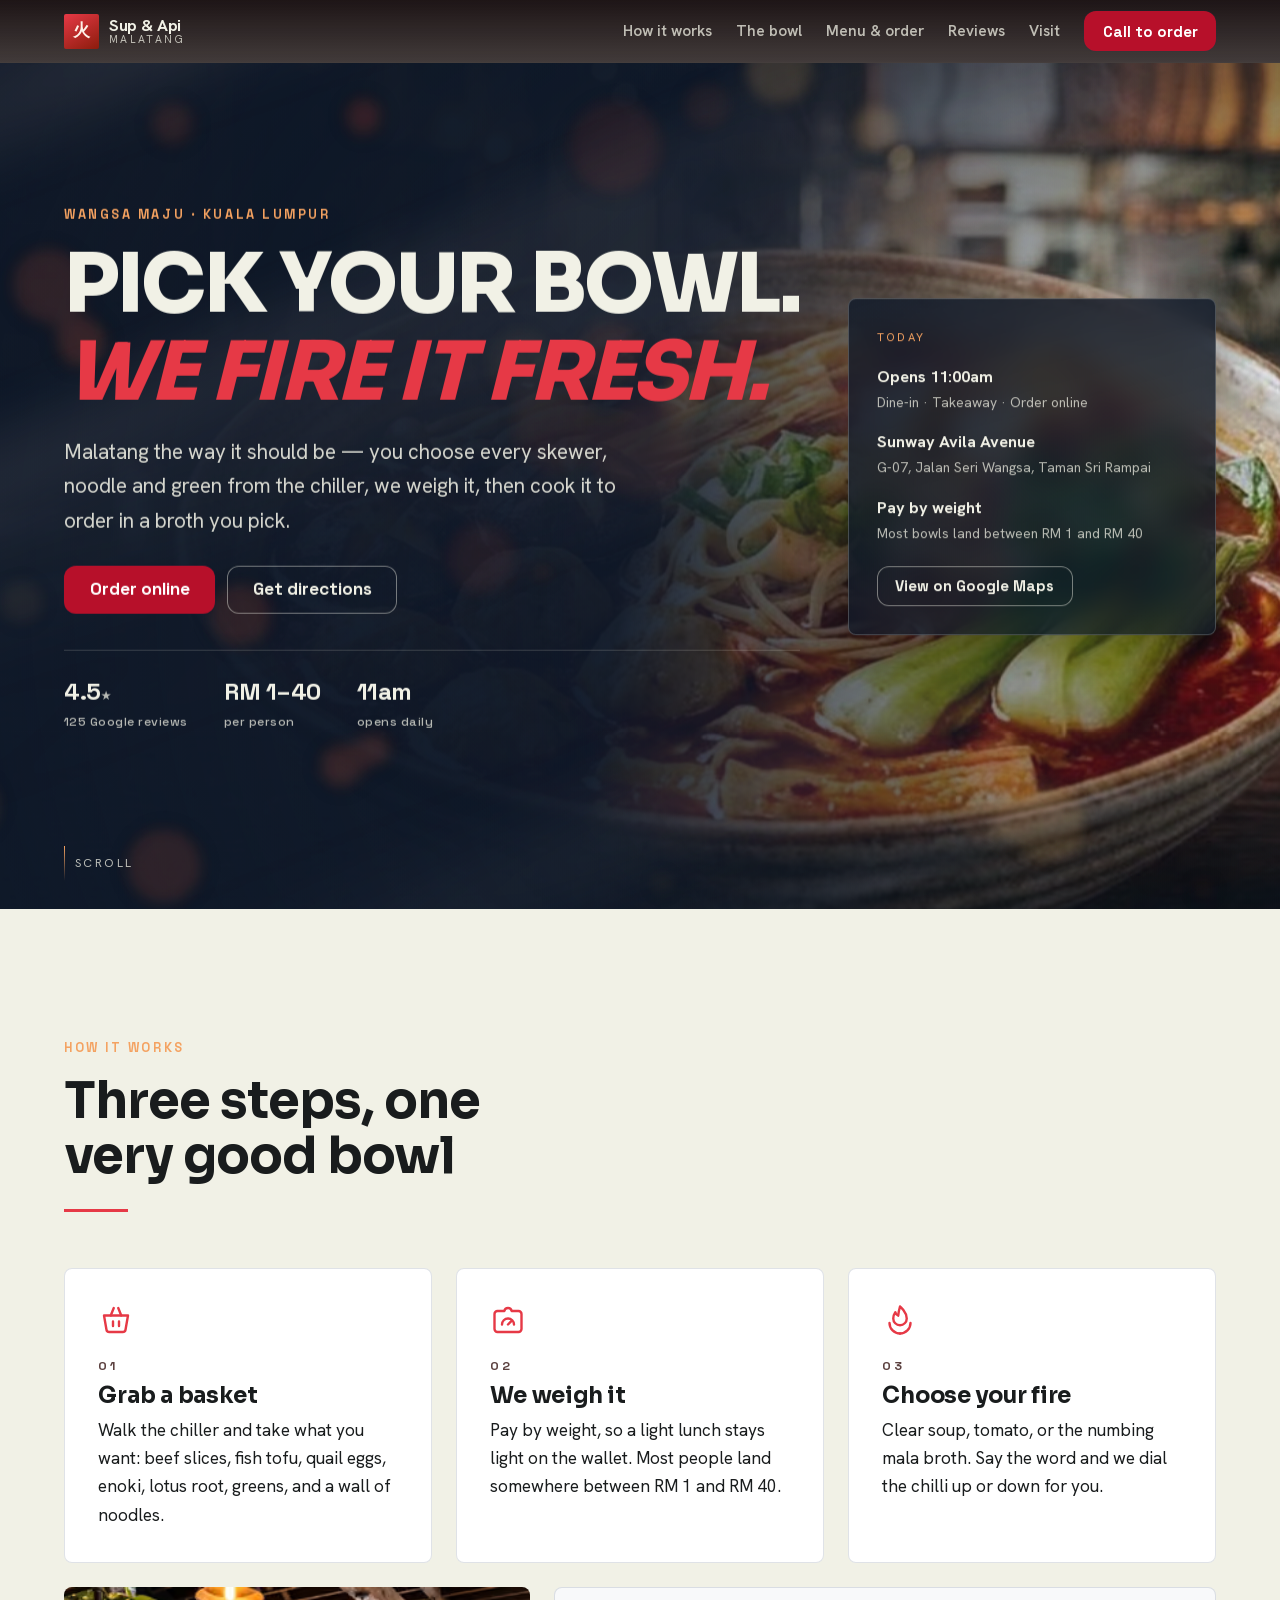
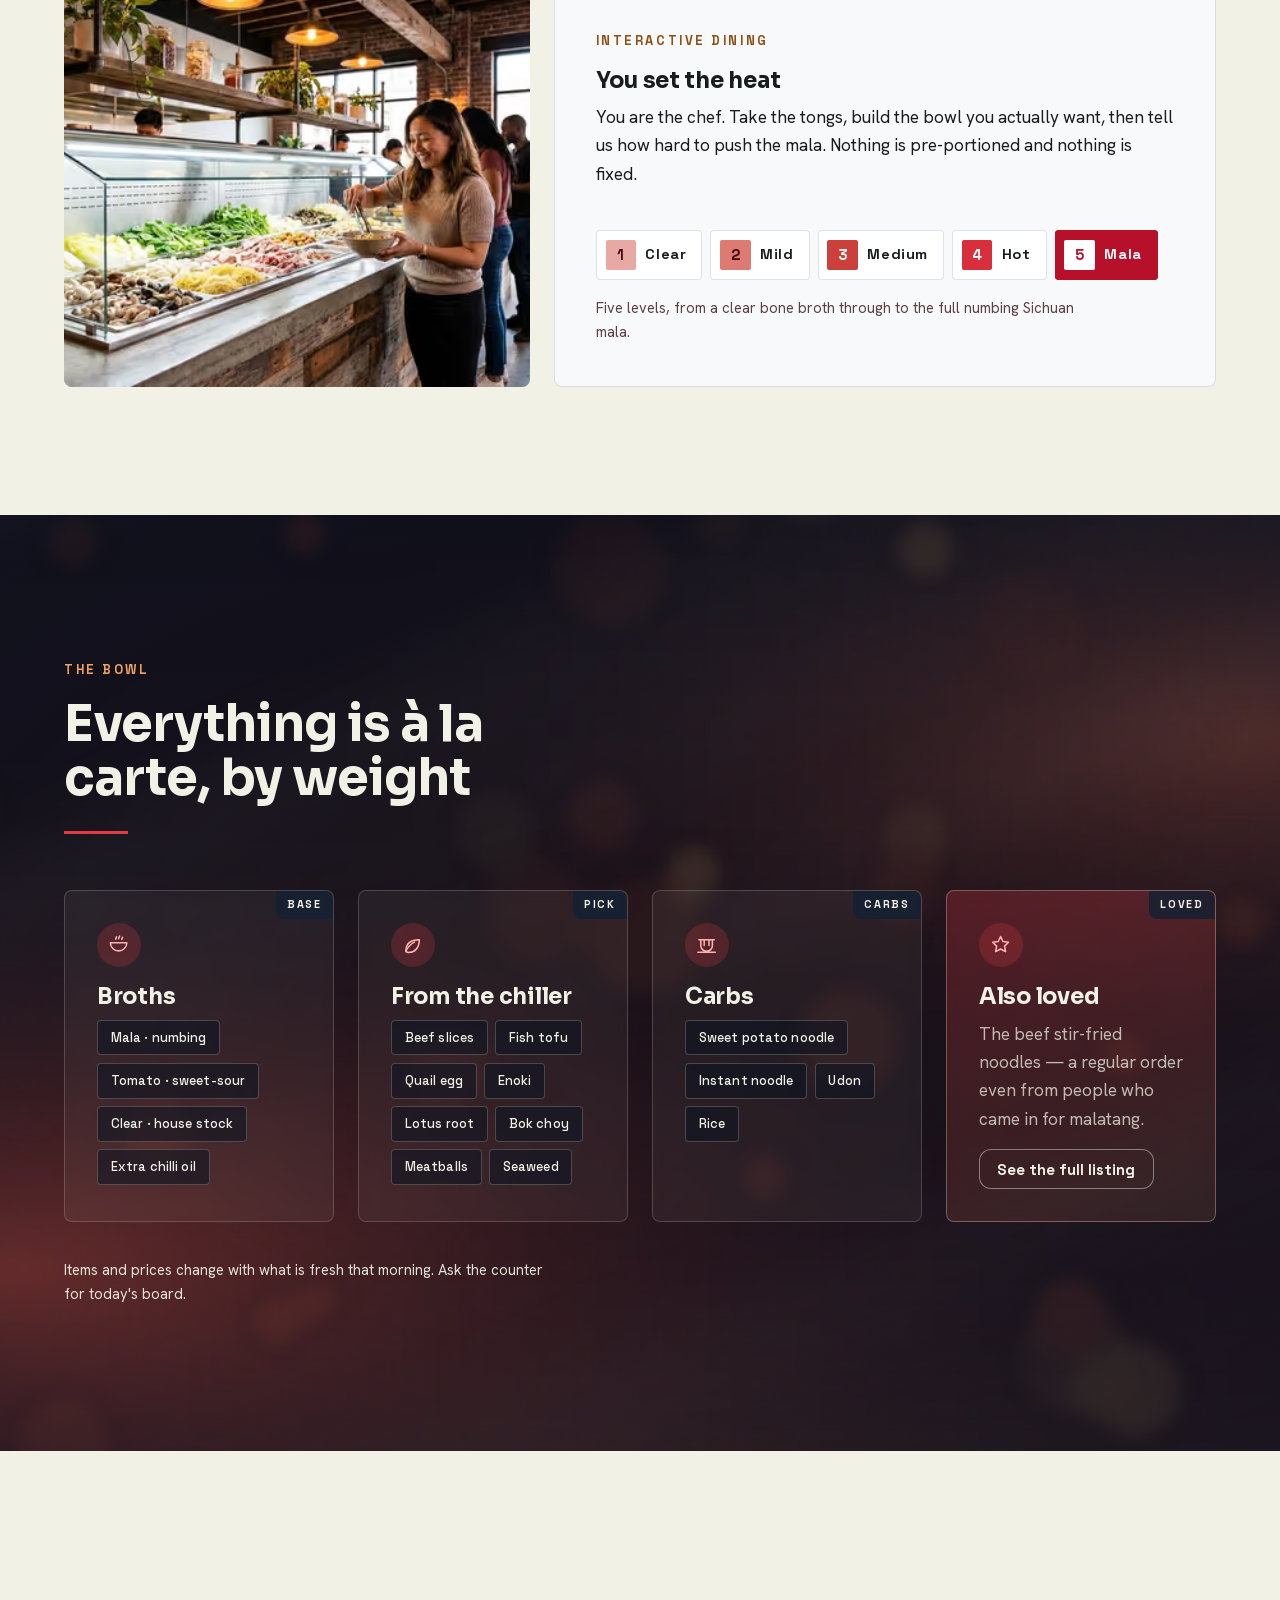
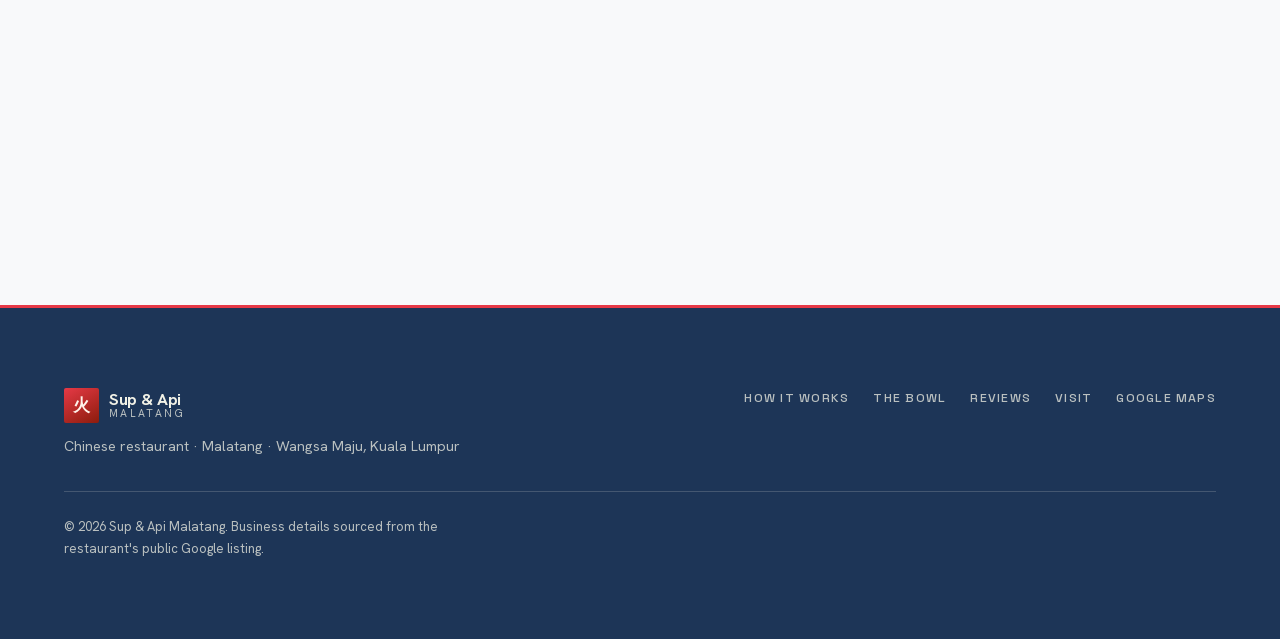
<file: index.html>
<!DOCTYPE html>
<html lang="en" class="no-js">
<head>
<meta charset="utf-8">
<meta name="viewport" content="width=device-width, initial-scale=1, viewport-fit=cover">
<title>Sup &amp; Api Malatang — Halal-friendly Chinese Malatang in Wangsa Maju, KL</title>
<meta name="description" content="Sup &amp; Api Malatang in Taman Sri Rampai, Wangsa Maju. Pick your own ingredients, we fire them fresh in your choice of broth. Rated 4.5★ from 125 Google reviews, RM 1–40 per person. Dine-in and takeaway, open daily from 11am.">
<link rel="canonical" href="https://supmalatang.vercel.app/">
<meta name="theme-color" content="#1d3557">
<meta name="robots" content="index, follow, max-image-preview:large, max-snippet:-1">
<meta name="author" content="Sup &amp; Api Malatang">
<meta name="geo.region" content="MY-14">
<meta name="geo.placename" content="Taman Sri Rampai, Kuala Lumpur">
<meta name="geo.position" content="3.19306;101.73781">
<meta name="ICBM" content="3.19306, 101.73781">

<meta property="og:type" content="restaurant.restaurant">
<meta property="og:site_name" content="Sup &amp; Api Malatang">
<meta property="og:locale" content="en_MY">
<meta property="og:title" content="Sup &amp; Api Malatang — Pick your bowl. We fire it fresh.">
<meta property="og:description" content="Build-your-own malatang in Wangsa Maju, Kuala Lumpur. 4.5★ from 125 Google reviews · RM 1–40 per person · Dine-in &amp; takeaway.">
<meta property="og:url" content="https://supmalatang.vercel.app/">
<meta property="og:image" content="https://supmalatang.vercel.app/assets/img/og.jpg">
<meta property="og:image:secure_url" content="https://supmalatang.vercel.app/assets/img/og.jpg">
<meta property="og:image:type" content="image/jpeg">
<meta property="og:image:width" content="1200">
<meta property="og:image:height" content="630">
<meta property="og:image:alt" content="Sup &amp; Api Malatang — Wangsa Maju, Kuala Lumpur">
<meta name="twitter:card" content="summary_large_image">
<meta name="twitter:title" content="Sup &amp; Api Malatang — Pick your bowl. We fire it fresh.">
<meta name="twitter:description" content="Build-your-own malatang in Wangsa Maju, Kuala Lumpur. 4.5★ · RM 1–40 per person.">
<meta name="twitter:image" content="https://supmalatang.vercel.app/assets/img/og.jpg">
<meta name="twitter:image:alt" content="Sup &amp; Api Malatang — Wangsa Maju, Kuala Lumpur">

<link rel="icon" href="assets/img/favicon.svg" type="image/svg+xml">
<link rel="apple-touch-icon" href="assets/img/apple-touch-icon.png">
<link rel="manifest" href="site.webmanifest">
<link rel="preload" as="image" fetchpriority="high"
        href="assets/img/hero/hero-1152.avif"
        imagesrcset="assets/img/hero/hero-768.avif 768w,
                     assets/img/hero/hero-1152.avif 1152w,
                     assets/img/hero/hero-1376.avif 1376w" imagesizes="100vw">
  <link rel="preload" href="assets/fonts/sora-var.woff2" as="font" type="font/woff2" crossorigin>
  <link rel="preload" href="assets/fonts/hanken-grotesk-var.woff2" as="font" type="font/woff2" crossorigin>
  <link rel="stylesheet" href="assets/css/site.css?v=9e3e3ae1">
<script>document.documentElement.classList.replace('no-js','js');</script>
</head>
<body>
<a class="skip-link" href="#main">Skip to main content</a>

<header class="site-head" id="top">
  <a class="brand" href="#top" aria-label="Sup and Api Malatang, home">
    <span class="brand__mark" aria-hidden="true">火</span>
    <span class="brand__text"><b>Sup&nbsp;&amp;&nbsp;Api</b><span>Malatang</span></span>
  </a>
  <nav class="site-nav" aria-label="Primary">
    <a href="#how">How it works</a>
    <a href="#menu">The bowl</a>
      <a href="/menu">Menu &amp; order</a>
    <a href="#reviews">Reviews</a>
    <a href="#visit">Visit</a>
  </nav>
  <div class="head-actions">
    <a class="btn btn--filled btn--sm" href="tel:+60136080971">Call to order</a>
  </div>
</header>

<main id="main">

  <!-- ── Hero: three parallax depths over a looping ambient plate ── -->
  <section class="hero" id="hero" data-parallax-scene>
    <div class="hero__media" data-parallax-layer data-depth="0.10" aria-hidden="true">
      <picture>
        <!-- Art direction: phones get a portrait crop centred on the bowl, so the
             food reads as food instead of an over-zoomed slice of a wide frame. -->
        <source type="image/avif" media="(max-width: 47rem)" sizes="100vw"
                srcset="assets/img/hero/hero-p-420.avif 420w,
                        assets/img/hero/hero-p-640.avif 640w,
                        assets/img/hero/hero-p-840.avif 840w">
        <source type="image/webp" media="(max-width: 47rem)" sizes="100vw"
                srcset="assets/img/hero/hero-p-420.webp 420w,
                        assets/img/hero/hero-p-640.webp 640w,
                        assets/img/hero/hero-p-840.webp 840w">
        <source type="image/avif" sizes="100vw"
                srcset="assets/img/hero/hero-768.avif 768w,
                        assets/img/hero/hero-1152.avif 1152w,
                        assets/img/hero/hero-1376.avif 1376w">
        <source type="image/webp" sizes="100vw"
                srcset="assets/img/hero/hero-768.webp 768w,
                        assets/img/hero/hero-1152.webp 1152w,
                        assets/img/hero/hero-1376.webp 1376w">
        <img class="hero__img" src="assets/img/hero/hero-1152.jpg" alt=""
             width="1376" height="768" fetchpriority="high" decoding="sync">
      </picture>
      <span class="hero__scrim"></span>
    </div>
    <div class="hero__spice" data-parallax-layer data-depth="0.26" aria-hidden="true"></div>
    <div class="hero__steam" data-parallax-layer data-depth="0.46" aria-hidden="true"></div>

    <div class="hero__inner" data-parallax-layer data-depth="-0.08">
      <p class="eyebrow">Wangsa Maju · Kuala Lumpur</p>
      <h1 class="hero__title">Pick your bowl.<br><em>We fire it fresh.</em></h1>
      <p class="hero__lede">Malatang the way it should be — you choose every skewer, noodle and
        green from the chiller, we weigh it, then cook it to order in a broth you pick.</p>
      <div class="cta-row">
        <a class="btn btn--filled" href="/menu#order">Order online</a>
        <a class="btn btn--tonal" href="https://maps.app.goo.gl/9yixVFVDJVkm1ZBU8"
           target="_blank" rel="noopener">Get directions</a>
      </div>
      <ul class="stat-row">
        <li><b>4.5<span aria-hidden="true">★</span></b><span>125 Google reviews</span></li>
        <li><b>RM 1–40</b><span>per person</span></li>
        <li><b>11am</b><span>opens daily</span></li>
      </ul>
    </div>
    <aside class="hero__card" data-parallax-layer data-depth="-0.18">
      <p class="hero__card-label">Today</p>
      <p class="hero__card-line"><b>Opens 11:00am</b><span>Dine-in · Takeaway · Order online</span></p>
      <p class="hero__card-line"><b>Sunway Avila Avenue</b><span>G-07, Jalan Seri Wangsa, Taman Sri Rampai</span></p>
      <p class="hero__card-line"><b>Pay by weight</b><span>Most bowls land between RM 1 and RM 40</span></p>
      <a class="btn btn--tonal btn--sm" href="https://maps.app.goo.gl/9yixVFVDJVkm1ZBU8"
         target="_blank" rel="noopener">View on Google Maps</a>
    </aside>
    <a class="hero__scroll" href="#how"><span aria-hidden="true"></span>Scroll</a>
  </section>

  <!-- ── How it works ── -->
  <section class="section" id="how">
    <div class="section__head">
      <p class="eyebrow">How it works</p>
      <h2>Three steps, one very good bowl</h2>
      <span class="rule" aria-hidden="true"></span>
    </div>

    <div class="bento">
      <ol class="bento__steps">
        <li class="tile reveal" style="--i:0">
          <span class="tile__icon" aria-hidden="true">
            <svg viewBox="0 0 24 24" fill="none" stroke="currentColor" stroke-width="1.6"
                 stroke-linecap="round" stroke-linejoin="round">
              <path d="M4 9h16l-1.6 9.2a2 2 0 0 1-2 1.8H7.6a2 2 0 0 1-2-1.8Z"/>
              <path d="m8.5 9 2-5M15.5 9l-2-5"/><path d="M10 13v3M14 13v3"/>
            </svg>
          </span>
          <span class="tile__num">01</span>
          <h3>Grab a basket</h3>
          <p>Walk the chiller and take what you want: beef slices, fish tofu, quail eggs,
            enoki, lotus root, greens, and a wall of noodles.</p>
        </li>
        <li class="tile reveal" style="--i:1">
          <span class="tile__icon" aria-hidden="true">
            <svg viewBox="0 0 24 24" fill="none" stroke="currentColor" stroke-width="1.6"
                 stroke-linecap="round" stroke-linejoin="round">
              <path d="M12 4a2.5 2.5 0 0 1 2.45 2H19a2 2 0 0 1 2 2v10a2 2 0 0 1-2 2H5a2 2 0 0 1-2-2V8a2 2 0 0 1 2-2h4.55A2.5 2.5 0 0 1 12 4Z"/>
              <path d="M8 15a4 4 0 0 1 8 0"/><path d="m12 15 2.4-2.4"/>
            </svg>
          </span>
          <span class="tile__num">02</span>
          <h3>We weigh it</h3>
          <p>Pay by weight, so a light lunch stays light on the wallet. Most people land
            somewhere between RM 1 and RM 40.</p>
        </li>
        <li class="tile reveal" style="--i:2">
          <span class="tile__icon" aria-hidden="true">
            <svg viewBox="0 0 24 24" fill="none" stroke="currentColor" stroke-width="1.6"
                 stroke-linecap="round" stroke-linejoin="round">
              <path d="M12 3s4.5 3.6 4.5 8a4.5 4.5 0 0 1-9 0c0-1.6.6-3 1.4-4.2.3 1.2 1 2 1.9 2.3C11 7.5 11.4 5 12 3Z"/>
              <path d="M12 21a7 7 0 0 0 7-7"/><path d="M12 21a7 7 0 0 1-7-7"/>
            </svg>
          </span>
          <span class="tile__num">03</span>
          <h3>Choose your fire</h3>
          <p>Clear soup, tomato, or the numbing mala broth. Say the word and we dial the
            chilli up or down for you.</p>
        </li>
      </ol>

      <figure class="bento__media reveal" style="--i:3">
        <picture>
          <source type="image/avif" sizes="(min-width: 62rem) 42vw, 92vw"
                  srcset="assets/img/how/counter-560.avif 560w,
                          assets/img/how/counter-840.avif 840w,
                          assets/img/how/counter-1120.avif 1120w">
          <source type="image/webp" sizes="(min-width: 62rem) 42vw, 92vw"
                  srcset="assets/img/how/counter-560.webp 560w,
                          assets/img/how/counter-840.webp 840w,
                          assets/img/how/counter-1120.webp 1120w">
          <img src="assets/img/how/counter-840.jpg" width="1376" height="768" loading="lazy"
               decoding="async"
               alt="A customer at the Sup &amp; Api ingredient counter, holding a bowl and picking
                    from trays of greens, mushrooms, noodles and sliced meats behind glass.">
        </picture>
      </figure>

      <div class="bento__control reveal" style="--i:4">
        <p class="eyebrow eyebrow--gold">Interactive dining</p>
        <h3>You set the heat</h3>
        <p>You are the chef. Take the tongs, build the bowl you actually want, then tell us
          how hard to push the mala. Nothing is pre-portioned and nothing is fixed.</p>

        <ul class="heat" role="list">
          <li class="heat__step"><span class="heat__chilis" aria-hidden="true">1</span>
            <span class="heat__name">Clear</span></li>
          <li class="heat__step"><span class="heat__chilis" aria-hidden="true">2</span>
            <span class="heat__name">Mild</span></li>
          <li class="heat__step"><span class="heat__chilis" aria-hidden="true">3</span>
            <span class="heat__name">Medium</span></li>
          <li class="heat__step"><span class="heat__chilis" aria-hidden="true">4</span>
            <span class="heat__name">Hot</span></li>
          <li class="heat__step heat__step--max"><span class="heat__chilis" aria-hidden="true">5</span>
            <span class="heat__name">Mala</span></li>
        </ul>
        <p class="heat__note">Five levels, from a clear bone broth through to the full
          numbing Sichuan mala.</p>
      </div>
    </div>
  </section>

  <!-- ── Parallax band: layered depth plates ── -->
  <section class="band" id="menu" data-parallax-scene aria-labelledby="menu-title">
    <div class="band__back" data-parallax-layer data-depth="0.14" aria-hidden="true"></div>
    <div class="band__mid" data-parallax-layer data-depth="0.32" aria-hidden="true"></div>
    <div class="band__front" data-parallax-layer data-depth="0.55" aria-hidden="true"></div>
    <div class="band__inner">
      <div class="section__head section__head--light">
        <p class="eyebrow">The bowl</p>
        <h2 id="menu-title">Everything is à la carte, by weight</h2>
        <span class="rule" aria-hidden="true"></span>
      </div>
      <div class="menu-grid">
        <article class="menu-card reveal" style="--i:0">
          <span class="menu-card__badge">Base</span>
          <span class="menu-card__icon" aria-hidden="true"><svg viewBox="0 0 24 24" fill="none" stroke="currentColor" stroke-width="1.6" stroke-linecap="round" stroke-linejoin="round"><path d="M3.5 10h17a8.5 8.5 0 0 1-8.5 8.5A8.5 8.5 0 0 1 3.5 10Z"/><path d="M9 6.5c0-1 .8-1.5.8-2.5M12 6c0-1.2 1-1.8 1-3M15.4 6.6c0-.9.6-1.4.6-2.3"/></svg></span>
          <h3>Broths</h3>
          <ul class="chips"><li>Mala · numbing</li><li>Tomato · sweet-sour</li><li>Clear · house stock</li><li>Extra chilli oil</li></ul>
        </article>
        <article class="menu-card reveal" style="--i:1">
          <span class="menu-card__badge">Pick</span>
          <span class="menu-card__icon" aria-hidden="true"><svg viewBox="0 0 24 24" fill="none" stroke="currentColor" stroke-width="1.6" stroke-linecap="round" stroke-linejoin="round"><path d="M5 19c0-7 4.2-12 14-12 0 8.5-5 13-10 13a4 4 0 0 1-4-1Z"/><path d="M5 19c2-4.5 5-7.5 9-9.5"/></svg></span>
          <h3>From the chiller</h3>
          <ul class="chips"><li>Beef slices</li><li>Fish tofu</li><li>Quail egg</li><li>Enoki</li><li>Lotus root</li><li>Bok choy</li><li>Meatballs</li><li>Seaweed</li></ul>
        </article>
        <article class="menu-card reveal" style="--i:2">
          <span class="menu-card__badge">Carbs</span>
          <span class="menu-card__icon" aria-hidden="true"><svg viewBox="0 0 24 24" fill="none" stroke="currentColor" stroke-width="1.6" stroke-linecap="round" stroke-linejoin="round"><path d="M4 7h16"/><path d="M6 7v6a6 6 0 0 0 12 0V7"/><path d="M9.5 7v6M14.5 7v6"/><path d="M3 20h18"/></svg></span>
          <h3>Carbs</h3>
          <ul class="chips"><li>Sweet potato noodle</li><li>Instant noodle</li><li>Udon</li><li>Rice</li></ul>
        </article>
        <article class="menu-card menu-card--accent reveal" style="--i:3">
          <span class="menu-card__badge">Loved</span>
          <span class="menu-card__icon" aria-hidden="true"><svg viewBox="0 0 24 24" fill="none" stroke="currentColor" stroke-width="1.6" stroke-linecap="round" stroke-linejoin="round"><path d="m12 3.6 2.5 5.2 5.7.8-4.1 4 1 5.7-5.1-2.7-5.1 2.7 1-5.7-4.1-4 5.7-.8Z"/></svg></span>
          <h3>Also loved</h3>
          <p>The beef stir-fried noodles — a regular order even from people who came in
            for malatang.</p>
          <a class="btn btn--tonal btn--sm" href="https://maps.app.goo.gl/9yixVFVDJVkm1ZBU8"
             target="_blank" rel="noopener">See the full listing</a>
        </article>
      </div>
      <p class="band__note">Items and prices change with what is fresh that morning.
        Ask the counter for today's board.</p>
    </div>
  </section>

  <!-- ── Reviews ── -->
  <section class="section" id="reviews">
    <div class="section__head">
      <p class="eyebrow">Reviews</p>
      <h2>4.5 out of 5, across 125 Google reviews</h2>
      <span class="rule" aria-hidden="true"></span>
    </div>
    <div class="rating reveal">
      <span class="rating__score">4.5</span>
      <span class="rating__stars" role="img" aria-label="Rated 4.5 out of 5">
        <span class="rating__fill" style="--pct:90%"></span>
      </span>
      <span class="rating__count">125 Google reviews</span>
    </div>
    <figure class="quote reveal" style="--i:1">
      <blockquote>
        <p>“A good halal Chinese spot I've found in KL. The Malatang is very nice with plenty
          of fresh ingredients to choose from. The beef stir-fried noodles are also very tasty
          and full of flavour. Prices are quite affordable. Definitely recommended.
          Will come back again!”</p>
      </blockquote>
      <figcaption>Google review · 5 months ago</figcaption>
    </figure>
    <p class="quote-note">Reviews are quoted from the restaurant's public Google listing.
      <a href="https://maps.app.goo.gl/9yixVFVDJVkm1ZBU8" target="_blank" rel="noopener">Read all
      125 reviews</a>.</p>
  </section>

  <!-- ── Visit ── -->
  <section class="section section--visit" id="visit">
    <div class="section__head">
      <p class="eyebrow">Visit</p>
      <h2>Find us in Sunway Avila Avenue</h2>
      <span class="rule" aria-hidden="true"></span>
    </div>
    <div class="visit-grid">
      <div class="visit-cards">
        <article class="place reveal">
          <h3>Sup &amp; Api Malatang</h3>
          <div class="place__row">
            <span class="place__icon" aria-hidden="true"><svg viewBox="0 0 24 24" fill="none" stroke="currentColor" stroke-width="1.7" stroke-linecap="round" stroke-linejoin="round"><path d="M12 21s7-5.6 7-11a7 7 0 1 0-14 0c0 5.4 7 11 7 11Z"/><circle cx="12" cy="10" r="2.6"/></svg></span>
            <address>
              G-07, Sunway Avila Avenue,<br>
              1, Jalan Seri Wangsa, Taman Sri Rampai,<br>
              Wangsa Maju, 53300 Kuala Lumpur,<br>
              Federal Territory of Kuala Lumpur, Malaysia
            </address>
          </div>
          <div class="place__row">
            <span class="place__icon" aria-hidden="true"><svg viewBox="0 0 24 24" fill="none" stroke="currentColor" stroke-width="1.7" stroke-linecap="round" stroke-linejoin="round"><circle cx="12" cy="12" r="8.5"/><path d="M12 7.5V12l3 1.8"/></svg></span>
            <span><b>Opens daily at 11:00am.</b><br>
              Closing time varies — the Google listing always has today's hours.</span>
          </div>
          <div class="place__row">
            <span class="place__icon" aria-hidden="true"><svg viewBox="0 0 24 24" fill="none" stroke="currentColor" stroke-width="1.7" stroke-linecap="round" stroke-linejoin="round"><path d="M6.5 3.5h3l1.5 4-2 1.5a12 12 0 0 0 6 6l1.5-2 4 1.5v3a2 2 0 0 1-2.2 2A16.5 16.5 0 0 1 4.5 5.7 2 2 0 0 1 6.5 3.5Z"/></svg></span>
            <a class="link" href="tel:+60136080971">013-608 0971</a>
          </div>
          <p class="pluscode">Plus code <b>5PVQ+64</b> Taman Sri Rampai</p>
          <a class="btn-block" href="https://maps.app.goo.gl/9yixVFVDJVkm1ZBU8"
             target="_blank" rel="noopener">
            <span>Get directions</span>
            <span class="btn-block__arrow" aria-hidden="true"><svg viewBox="0 0 24 24" fill="none" stroke="currentColor" stroke-width="1.7" stroke-linecap="round" stroke-linejoin="round"><path d="M5 12h13M13 6.5 18.5 12 13 17.5"/></svg></span>
          </a>
        </article>
        <article class="place place--muted reveal" style="--i:1">
          <h3>How to order</h3>
          <ul class="chips chips--plain">
            <li>Dine-in</li><li>Takeaway</li><li><a href="/menu#order">Order online</a></li>
          </ul>
        </article>
      </div>
      <figure class="visit-map reveal" style="--i:2">
        <iframe title="Google Map showing Sup &amp; Api Malatang at Sunway Avila Avenue, Wangsa Maju, Kuala Lumpur"
                src="https://www.google.com/maps?q=3.1930337,101.7378602(Sup+%26+Api+Malatang)&amp;z=18&amp;output=embed"
                loading="lazy" referrerpolicy="no-referrer-when-downgrade"></iframe>
      </figure>
    </div>
  </section>
</main>

<footer class="site-foot">
  <div class="foot-grid">
    <div>
      <p class="brand brand--foot"><span class="brand__mark" aria-hidden="true">火</span>
        <span class="brand__text"><b>Sup&nbsp;&amp;&nbsp;Api</b><span>Malatang</span></span></p>
      <p class="foot-note">Chinese restaurant · Malatang · Wangsa Maju, Kuala Lumpur</p>
    </div>
    <nav aria-label="Footer">
      <a href="#how">How it works</a>
      <a href="#menu">The bowl</a>
      <a href="#reviews">Reviews</a>
      <a href="#visit">Visit</a>
      <a href="https://maps.app.goo.gl/9yixVFVDJVkm1ZBU8" target="_blank" rel="noopener">Google Maps</a>
    </nav>
  </div>
  <p class="copyright">© <span id="year">2026</span> Sup &amp; Api Malatang. Business details
    sourced from the restaurant's public Google listing.</p>
</footer>

<a class="mobile-cta" href="tel:+60136080971">
  <span>Call to order</span><b>013-608 0971</b>
</a>

<script src="assets/js/parallax.js?v=e18ce590" defer></script>
<script type="application/ld+json">
{
  "@context": "https://schema.org",
  "@type": "Restaurant",
  "@id": "https://supmalatang.vercel.app/#restaurant",
  "name": "Sup & Api Malatang",
  "url": "https://supmalatang.vercel.app/",
  "image": "https://supmalatang.vercel.app/assets/img/og.jpg",
  "description": "Build-your-own malatang in Wangsa Maju, Kuala Lumpur. Pick your ingredients from the chiller, pay by weight, and choose your broth.",
  "servesCuisine": ["Chinese", "Malatang", "Sichuan"],
  "priceRange": "RM 1–40",
  "currenciesAccepted": "MYR",
  "telephone": "+60 13-608 0971",
  "address": {
    "@type": "PostalAddress",
    "streetAddress": "G-07, Sunway Avila Avenue, 1 Jalan Seri Wangsa, Taman Sri Rampai",
    "addressLocality": "Wangsa Maju",
    "addressRegion": "Kuala Lumpur",
    "postalCode": "53300",
    "addressCountry": "MY"
  },
  "geo": { "@type": "GeoCoordinates", "latitude": 3.19306, "longitude": 101.73781 },
  "hasMap": "https://maps.app.goo.gl/9yixVFVDJVkm1ZBU8",
  "sameAs": ["https://maps.app.goo.gl/9yixVFVDJVkm1ZBU8"],
  "openingHours": "Mo-Su 11:00",
  "acceptsReservations": "False",
  "aggregateRating": {
    "@type": "AggregateRating",
    "ratingValue": "4.5",
    "reviewCount": "125",
    "bestRating": "5",
    "worstRating": "1"
  }
}
</script>
</body>
</html>
</file>
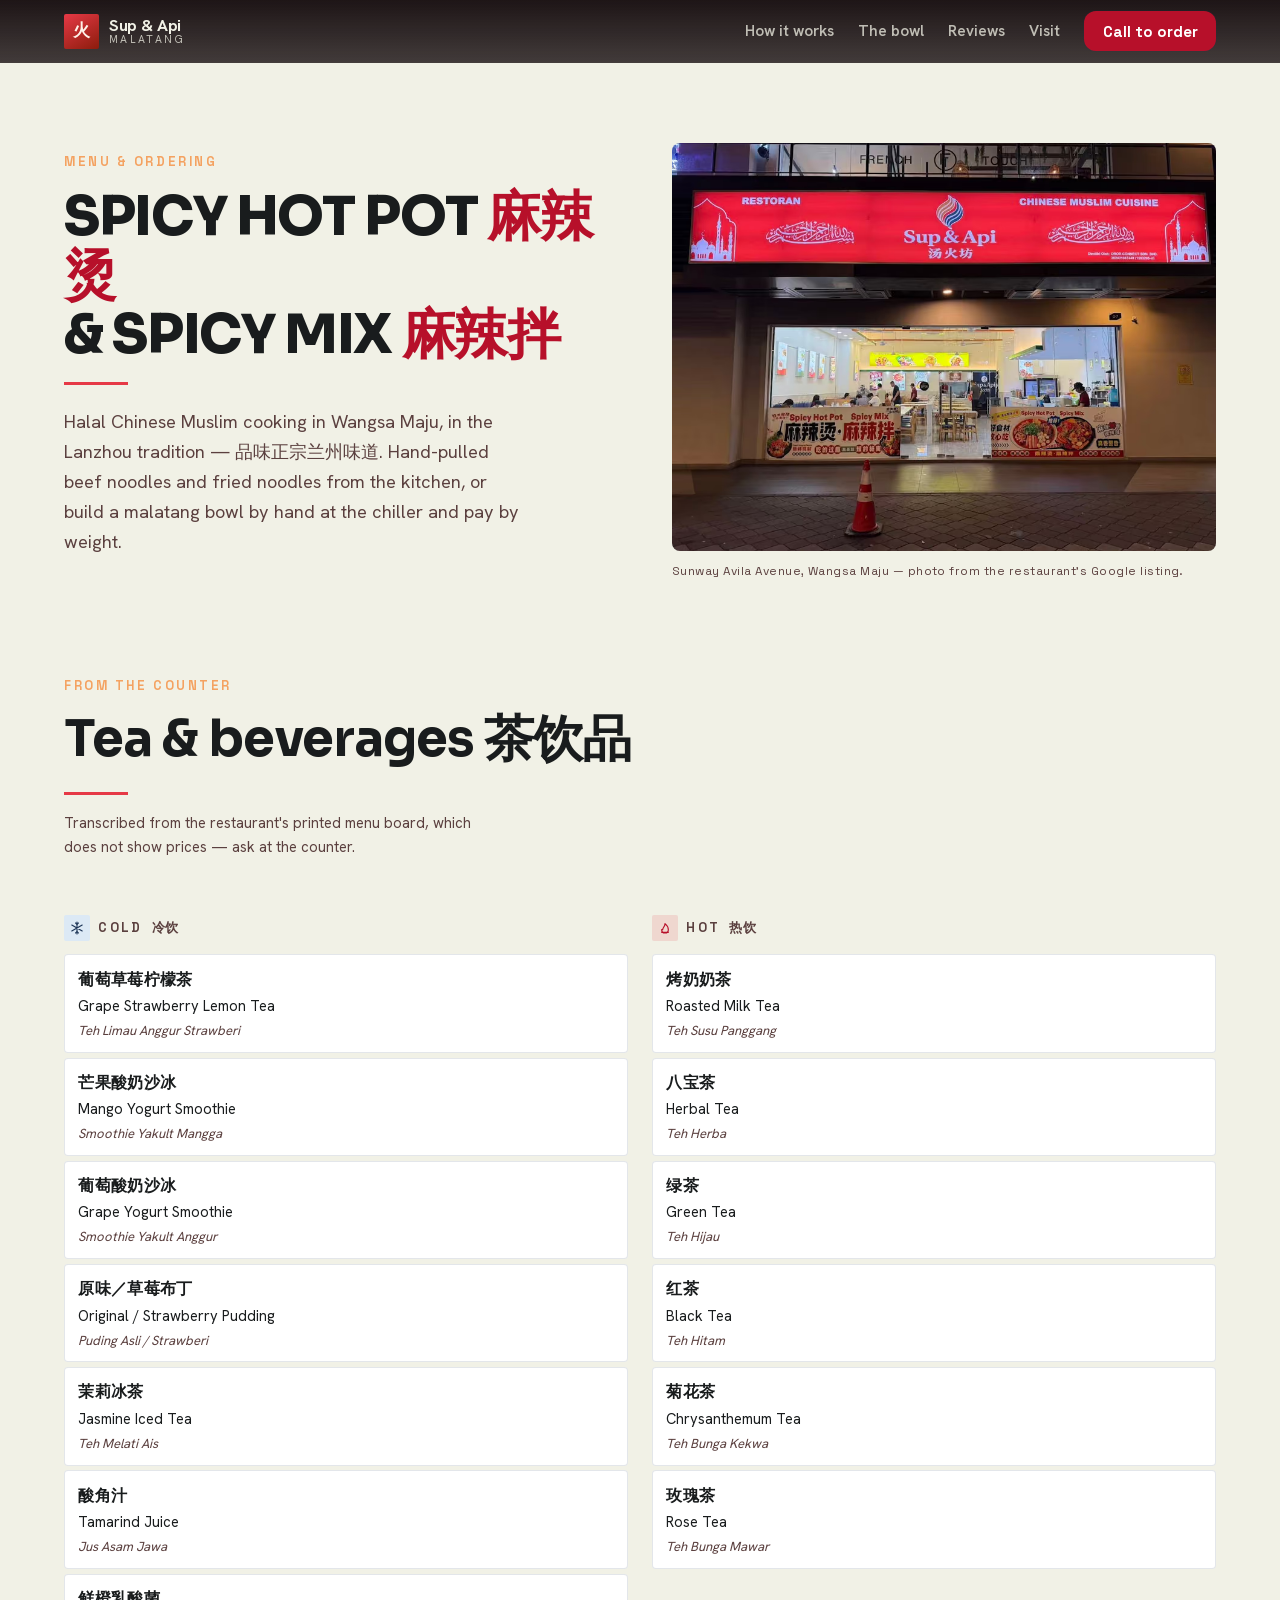
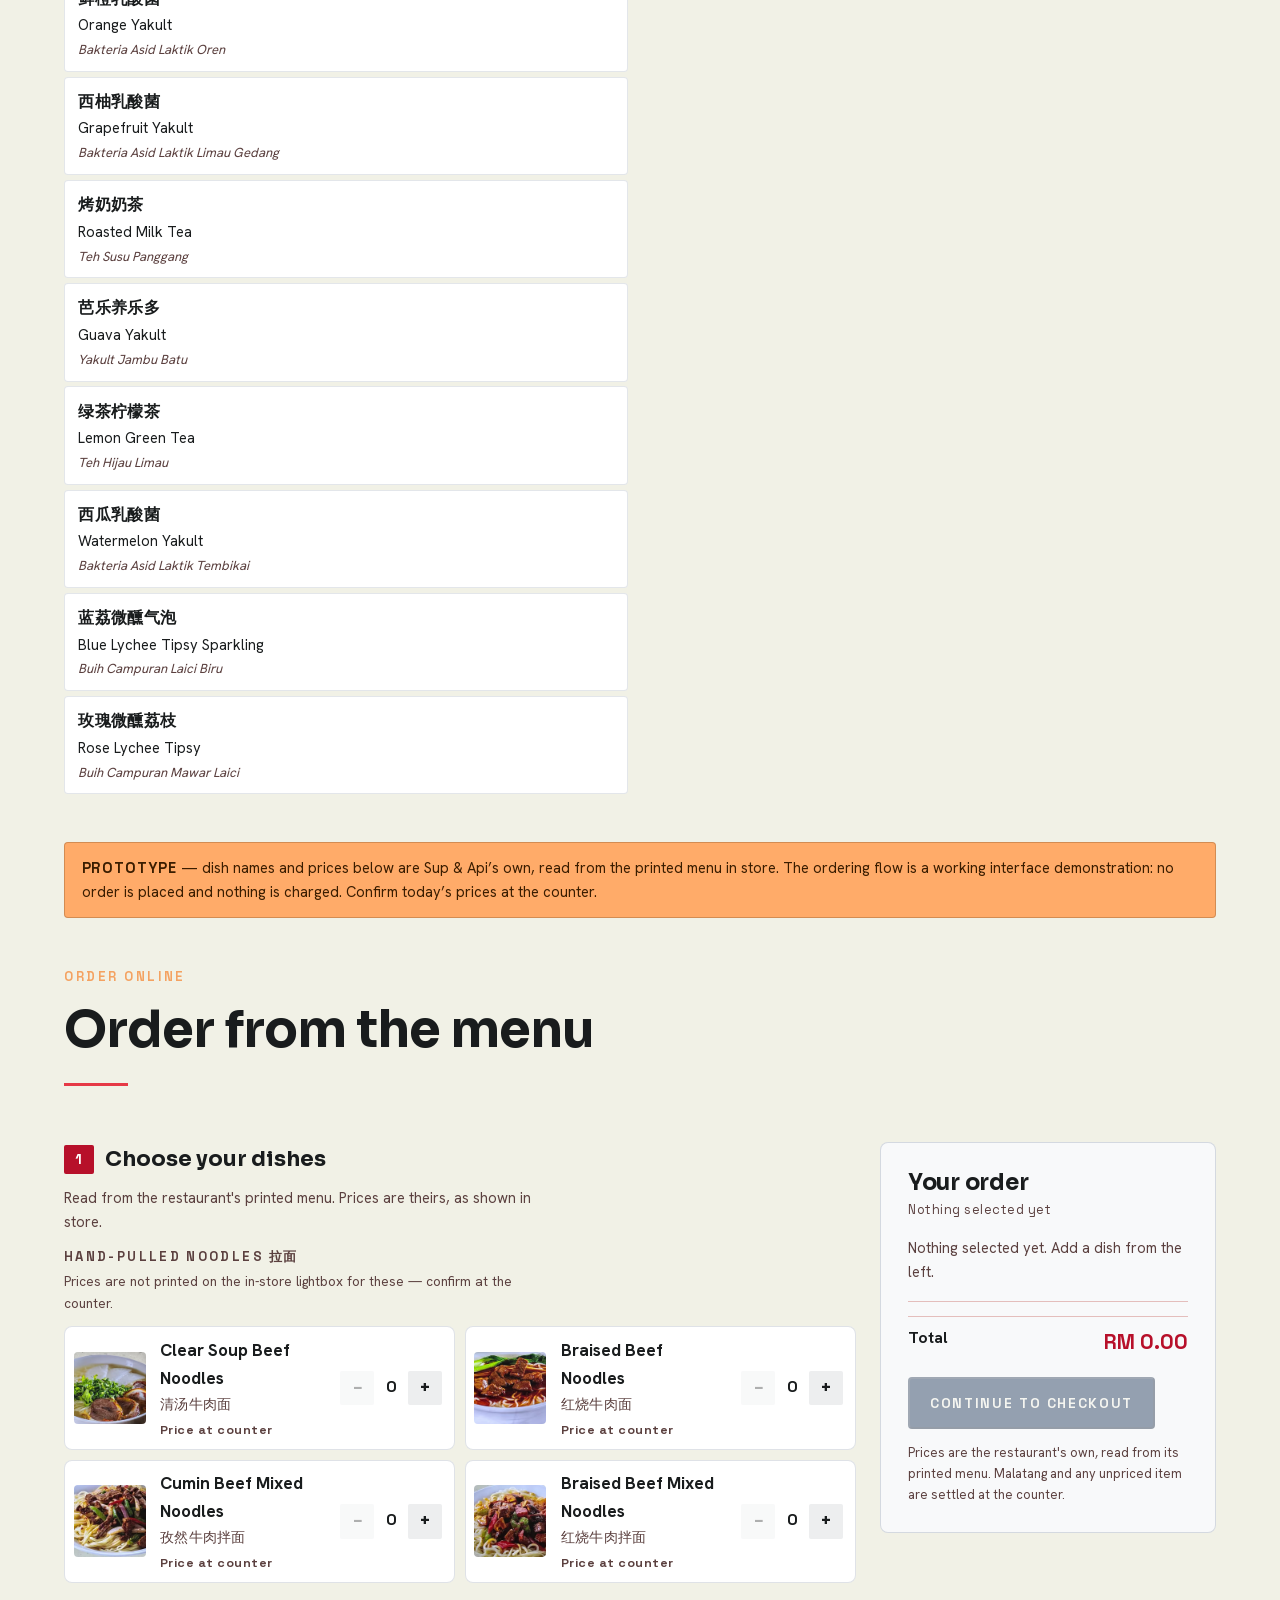
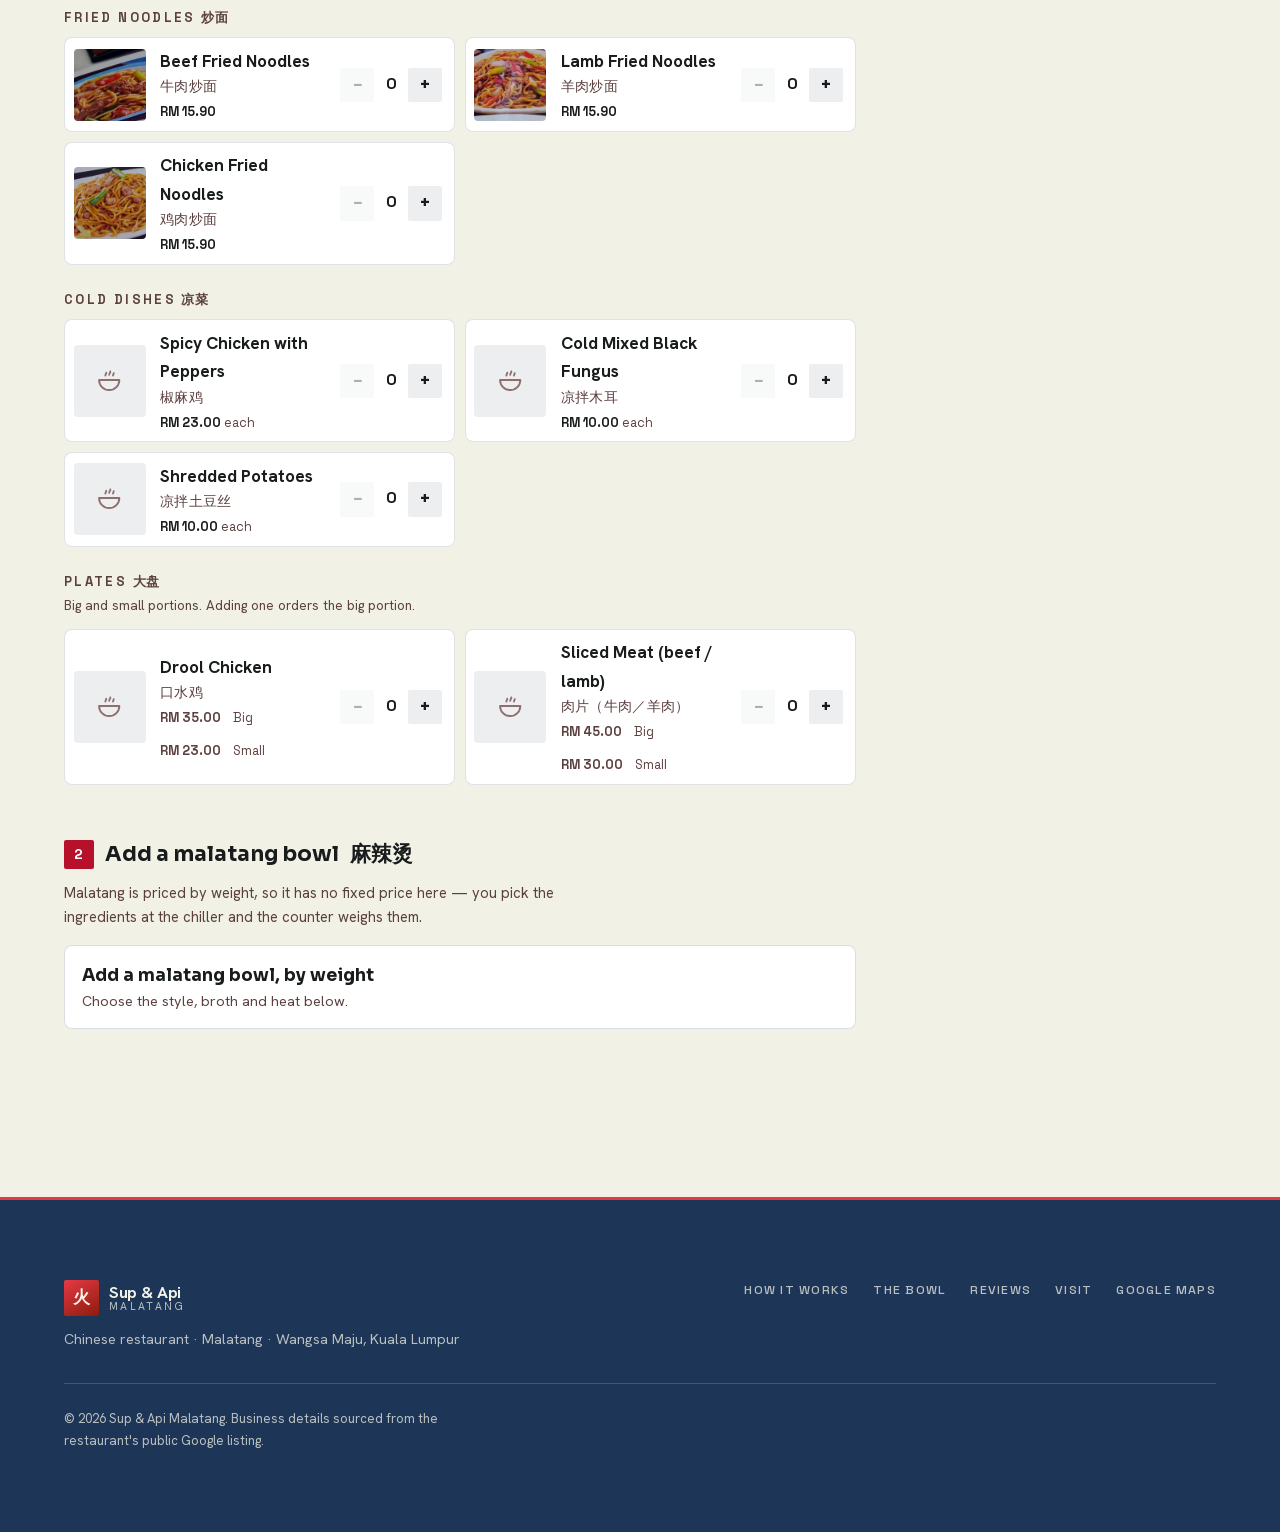
<file: menu.html>
<!DOCTYPE html>
<html lang="en" class="no-js">
<head>
<meta charset="utf-8">
<meta name="viewport" content="width=device-width, initial-scale=1, viewport-fit=cover">
<title>Menu &amp; Online Order — Sup &amp; Api Malatang, Wangsa Maju KL</title>
<meta name="description" content="Sup &amp; Api Malatang in Taman Sri Rampai, Wangsa Maju. Pick your own ingredients, we fire them fresh in your choice of broth. Rated 4.5★ from 125 Google reviews, RM 1–40 per person. Dine-in and takeaway, open daily from 11am.">
<link rel="canonical" href="https://supmalatang.vercel.app/menu">
<meta name="theme-color" content="#1d3557">
<meta name="robots" content="index, follow, max-image-preview:large, max-snippet:-1">
<meta name="author" content="Sup &amp; Api Malatang">
<meta name="geo.region" content="MY-14">
<meta name="geo.placename" content="Taman Sri Rampai, Kuala Lumpur">
<meta name="geo.position" content="3.19306;101.73781">
<meta name="ICBM" content="3.19306, 101.73781">

<meta property="og:type" content="restaurant.restaurant">
<meta property="og:site_name" content="Sup &amp; Api Malatang">
<meta property="og:locale" content="en_MY">
<meta property="og:title" content="Sup &amp; Api Malatang — Pick your bowl. We fire it fresh.">
<meta property="og:description" content="Build-your-own malatang in Wangsa Maju, Kuala Lumpur. 4.5★ from 125 Google reviews · RM 1–40 per person · Dine-in &amp; takeaway.">
<meta property="og:url" content="https://supmalatang.vercel.app/">
<meta property="og:image" content="https://supmalatang.vercel.app/assets/img/og.jpg">
<meta property="og:image:secure_url" content="https://supmalatang.vercel.app/assets/img/og.jpg">
<meta property="og:image:type" content="image/jpeg">
<meta property="og:image:width" content="1200">
<meta property="og:image:height" content="630">
<meta property="og:image:alt" content="Sup &amp; Api Malatang — Wangsa Maju, Kuala Lumpur">
<meta name="twitter:card" content="summary_large_image">
<meta name="twitter:title" content="Sup &amp; Api Malatang — Pick your bowl. We fire it fresh.">
<meta name="twitter:description" content="Build-your-own malatang in Wangsa Maju, Kuala Lumpur. 4.5★ · RM 1–40 per person.">
<meta name="twitter:image" content="https://supmalatang.vercel.app/assets/img/og.jpg">
<meta name="twitter:image:alt" content="Sup &amp; Api Malatang — Wangsa Maju, Kuala Lumpur">

<link rel="icon" href="assets/img/favicon.svg" type="image/svg+xml">
<link rel="apple-touch-icon" href="assets/img/apple-touch-icon.png">
<link rel="manifest" href="site.webmanifest">
  <link rel="preload" href="assets/fonts/sora-var.woff2" as="font" type="font/woff2" crossorigin>
  <link rel="preload" href="assets/fonts/hanken-grotesk-var.woff2" as="font" type="font/woff2" crossorigin>
  <link rel="stylesheet" href="assets/css/site.css?v=9e3e3ae1">
  <link rel="stylesheet" href="assets/css/order.css?v=8fecec0c">
<script>document.documentElement.classList.replace('no-js','js');</script>
</head>
<body class="page-menu">
<header class="site-head" id="top">
  <a class="brand" href="#top" aria-label="Sup and Api Malatang, home">
    <span class="brand__mark" aria-hidden="true">火</span>
    <span class="brand__text"><b>Sup&nbsp;&amp;&nbsp;Api</b><span>Malatang</span></span>
  </a>
  <nav class="site-nav" aria-label="Primary">
    <a href="/#how">How it works</a>
    <a href="/#menu">The bowl</a>
    <a href="/#reviews">Reviews</a>
    <a href="/#visit">Visit</a>
  </nav>
  <div class="head-actions">
    <a class="btn btn--filled btn--sm" href="tel:+60136080971">Call to order</a>
  </div>
</header>
<main id="main">

  <section class="menu-hero">
    <div class="menu-hero__text">
      <p class="eyebrow">Menu &amp; ordering</p>
      <h1>Spicy Hot Pot <span lang="zh">麻辣烫</span><br>&amp; Spicy Mix <span lang="zh">麻辣拌</span></h1>
      <span class="rule" aria-hidden="true"></span>
      <p class="menu-hero__lede">Halal Chinese Muslim cooking in Wangsa Maju, in the
        Lanzhou tradition — <span lang="zh">品味正宗兰州味道</span>. Hand-pulled beef noodles
        and fried noodles from the kitchen, or build a malatang bowl by hand at the chiller and
        pay by weight.</p>
    </div>
    <figure class="menu-hero__shot">
      <picture>
        <source type="image/avif" sizes="(min-width:62rem) 44vw, 92vw"
                srcset="assets/img/menu/storefront-560.avif 560w, assets/img/menu/storefront-900.avif 900w, assets/img/menu/storefront-1200.avif 1200w">
        <source type="image/webp" sizes="(min-width:62rem) 44vw, 92vw"
                srcset="assets/img/menu/storefront-560.webp 560w, assets/img/menu/storefront-900.webp 900w, assets/img/menu/storefront-1200.webp 1200w">
        <img src="assets/img/menu/storefront-900.jpg" width="1200" height="900" decoding="async"
             alt="The Sup &amp; Api Malatang shopfront at night: a red sign reading Sup &amp; Api in English and Chinese, with Restoran and Chinese Muslim Cuisine either side, and the lit dining room behind the glass.">
      </picture>
      <figcaption>Sunway Avila Avenue, Wangsa Maju — photo from the restaurant's Google listing.</figcaption>
    </figure>
  </section>


  <section class="drinks" id="drinks" aria-labelledby="drinks-h">
    <div class="section__head">
      <p class="eyebrow">From the counter</p>
      <h2 id="drinks-h">Tea &amp; beverages <span lang="zh">茶饮品</span></h2>
      <span class="rule" aria-hidden="true"></span>
      <p class="drinks__src">Transcribed from the restaurant's printed menu board, which does
        not show prices — ask at the counter.</p>
    </div>

    <div class="drinks__grid">
      <div class="drinks__lists">
        <section class="drinks__group" aria-labelledby="dg-cold">
          <h3 id="dg-cold"><span class="tmark tmark--cold" aria-hidden="true"><svg viewBox="0 0 24 24" fill="none" stroke="currentColor" stroke-width="1.7" stroke-linecap="round"><path d="M12 3v18M4.2 7.5l15.6 9M19.8 7.5l-15.6 9"/><path d="M12 6.6 9.9 4.5M12 6.6l2.1-2.1M12 17.4l-2.1 2.1M12 17.4l2.1 2.1"/></svg></span>
            Cold <span lang="zh">冷饮</span></h3>
          <ul class="drinks__list" role="list">
            <li class="drink">
              <span class="drink__zh" lang="zh">葡萄草莓柠檬茶</span>
              <span class="drink__en">Grape Strawberry Lemon Tea</span>
              <span class="drink__ms" lang="ms">Teh Limau Anggur Strawberi</span>
            </li>
            <li class="drink">
              <span class="drink__zh" lang="zh">芒果酸奶沙冰</span>
              <span class="drink__en">Mango Yogurt Smoothie</span>
              <span class="drink__ms" lang="ms">Smoothie Yakult Mangga</span>
            </li>
            <li class="drink">
              <span class="drink__zh" lang="zh">葡萄酸奶沙冰</span>
              <span class="drink__en">Grape Yogurt Smoothie</span>
              <span class="drink__ms" lang="ms">Smoothie Yakult Anggur</span>
            </li>
            <li class="drink">
              <span class="drink__zh" lang="zh">原味／草莓布丁</span>
              <span class="drink__en">Original / Strawberry Pudding</span>
              <span class="drink__ms" lang="ms">Puding Asli / Strawberi</span>
            </li>
            <li class="drink">
              <span class="drink__zh" lang="zh">茉莉冰茶</span>
              <span class="drink__en">Jasmine Iced Tea</span>
              <span class="drink__ms" lang="ms">Teh Melati Ais</span>
            </li>
            <li class="drink">
              <span class="drink__zh" lang="zh">酸角汁</span>
              <span class="drink__en">Tamarind Juice</span>
              <span class="drink__ms" lang="ms">Jus Asam Jawa</span>
            </li>
            <li class="drink">
              <span class="drink__zh" lang="zh">鲜橙乳酸菌</span>
              <span class="drink__en">Orange Yakult</span>
              <span class="drink__ms" lang="ms">Bakteria Asid Laktik Oren</span>
            </li>
            <li class="drink">
              <span class="drink__zh" lang="zh">西柚乳酸菌</span>
              <span class="drink__en">Grapefruit Yakult</span>
              <span class="drink__ms" lang="ms">Bakteria Asid Laktik Limau Gedang</span>
            </li>
            <li class="drink">
              <span class="drink__zh" lang="zh">烤奶奶茶</span>
              <span class="drink__en">Roasted Milk Tea</span>
              <span class="drink__ms" lang="ms">Teh Susu Panggang</span>
            </li>
            <li class="drink">
              <span class="drink__zh" lang="zh">芭乐养乐多</span>
              <span class="drink__en">Guava Yakult</span>
              <span class="drink__ms" lang="ms">Yakult Jambu Batu</span>
            </li>
            <li class="drink">
              <span class="drink__zh" lang="zh">绿茶柠檬茶</span>
              <span class="drink__en">Lemon Green Tea</span>
              <span class="drink__ms" lang="ms">Teh Hijau Limau</span>
            </li>
            <li class="drink">
              <span class="drink__zh" lang="zh">西瓜乳酸菌</span>
              <span class="drink__en">Watermelon Yakult</span>
              <span class="drink__ms" lang="ms">Bakteria Asid Laktik Tembikai</span>
            </li>
            <li class="drink">
              <span class="drink__zh" lang="zh">蓝荔微醺气泡</span>
              <span class="drink__en">Blue Lychee Tipsy Sparkling</span>
              <span class="drink__ms" lang="ms">Buih Campuran Laici Biru</span>
            </li>
            <li class="drink">
              <span class="drink__zh" lang="zh">玫瑰微醺荔枝</span>
              <span class="drink__en">Rose Lychee Tipsy</span>
              <span class="drink__ms" lang="ms">Buih Campuran Mawar Laici</span>
            </li>
          </ul>
        </section>
        <section class="drinks__group" aria-labelledby="dg-hot">
          <h3 id="dg-hot"><span class="tmark tmark--hot" aria-hidden="true"><svg viewBox="0 0 24 24" fill="none" stroke="currentColor" stroke-width="1.7" stroke-linecap="round" stroke-linejoin="round"><path d="M8.5 14.5c0-3 3.5-4.5 3.5-9 3 2.5 5 5.5 5 9a5 5 0 0 1-10 0Z"/><path d="M7 18.5h10"/></svg></span>
            Hot <span lang="zh">热饮</span></h3>
          <ul class="drinks__list" role="list">
            <li class="drink">
              <span class="drink__zh" lang="zh">烤奶奶茶</span>
              <span class="drink__en">Roasted Milk Tea</span>
              <span class="drink__ms" lang="ms">Teh Susu Panggang</span>
            </li>
            <li class="drink">
              <span class="drink__zh" lang="zh">八宝茶</span>
              <span class="drink__en">Herbal Tea</span>
              <span class="drink__ms" lang="ms">Teh Herba</span>
            </li>
            <li class="drink">
              <span class="drink__zh" lang="zh">绿茶</span>
              <span class="drink__en">Green Tea</span>
              <span class="drink__ms" lang="ms">Teh Hijau</span>
            </li>
            <li class="drink">
              <span class="drink__zh" lang="zh">红茶</span>
              <span class="drink__en">Black Tea</span>
              <span class="drink__ms" lang="ms">Teh Hitam</span>
            </li>
            <li class="drink">
              <span class="drink__zh" lang="zh">菊花茶</span>
              <span class="drink__en">Chrysanthemum Tea</span>
              <span class="drink__ms" lang="ms">Teh Bunga Kekwa</span>
            </li>
            <li class="drink">
              <span class="drink__zh" lang="zh">玫瑰茶</span>
              <span class="drink__en">Rose Tea</span>
              <span class="drink__ms" lang="ms">Teh Bunga Mawar</span>
            </li>
          </ul>
        </section>
      </div>

    </div>
  </section>

  <div class="proto" role="note">
    <b>Prototype</b> — dish names and prices below are Sup &amp; Api’s own, read from the
    printed menu in store. The ordering flow is a working interface demonstration: no order is
    placed and nothing is charged. Confirm today’s prices at the counter.
  </div>

  <section class="order" id="order" aria-labelledby="order-h">
    <div class="section__head">
      <p class="eyebrow">Order online</p>
      <h2 id="order-h">Order from the menu</h2>
      <span class="rule" aria-hidden="true"></span>
    </div>

    <div class="order-grid">
      <div class="order-main">




        <fieldset class="step" id="step-items">
          <legend><span class="step__n">1</span> Choose your dishes</legend>
          <p class="step__hint">Read from the restaurant's printed menu. Prices are theirs, as
            shown in store.</p>

      <section class="cat" id="cat-noodles" aria-labelledby="cat-noodles-h">
        <h3 id="cat-noodles-h">Hand-pulled noodles <span lang="zh">拉面</span></h3><p class="cat__note">Prices are not printed on the in-store lightbox for these — confirm at the counter.</p>
        <ul class="items" role="list">
          <li class="item" data-item="clearsoup" data-name="Clear Soup Beef Noodles" data-price="0">
            <span class="item__media"><picture><source type="image/avif" srcset="assets/img/dishes/clear-soup-180.avif 180w, assets/img/dishes/clear-soup-360.avif 360w" sizes="72px"><source type="image/webp" srcset="assets/img/dishes/clear-soup-180.webp 180w, assets/img/dishes/clear-soup-360.webp 360w" sizes="72px"><img src="assets/img/dishes/clear-soup-360.jpg" width="360" height="360" loading="lazy" decoding="async" alt="A bowl of clear soup beef noodles with sliced beef, daikon and chopped coriander."></picture></span>
            <span class="item__body">
              <span class="item__name">Clear Soup Beef Noodles</span>
              <span class="item__zh" lang="zh">清汤牛肉面</span>
              <span class="item__price"> <span class="item__ask">Price at counter</span></span>
            </span>
            <span class="item__qty">
              <button class="qty" type="button" data-act="dec" aria-label="Remove one Clear Soup Beef Noodles">&minus;</button>
              <output class="qty__n" aria-live="polite" aria-label="Clear Soup Beef Noodles quantity">0</output>
              <button class="qty" type="button" data-act="inc" aria-label="Add one Clear Soup Beef Noodles">+</button>
            </span>
          </li>
          <li class="item" data-item="braisedsoup" data-name="Braised Beef Noodles" data-price="0">
            <span class="item__media"><picture><source type="image/avif" srcset="assets/img/dishes/braised-soup-180.avif 180w, assets/img/dishes/braised-soup-360.avif 360w" sizes="72px"><source type="image/webp" srcset="assets/img/dishes/braised-soup-180.webp 180w, assets/img/dishes/braised-soup-360.webp 360w" sizes="72px"><img src="assets/img/dishes/braised-soup-360.jpg" width="360" height="360" loading="lazy" decoding="async" alt="A bowl of braised beef noodles in red chilli broth with beef chunks and greens."></picture></span>
            <span class="item__body">
              <span class="item__name">Braised Beef Noodles</span>
              <span class="item__zh" lang="zh">红烧牛肉面</span>
              <span class="item__price"> <span class="item__ask">Price at counter</span></span>
            </span>
            <span class="item__qty">
              <button class="qty" type="button" data-act="dec" aria-label="Remove one Braised Beef Noodles">&minus;</button>
              <output class="qty__n" aria-live="polite" aria-label="Braised Beef Noodles quantity">0</output>
              <button class="qty" type="button" data-act="inc" aria-label="Add one Braised Beef Noodles">+</button>
            </span>
          </li>
          <li class="item" data-item="cuminmix" data-name="Cumin Beef Mixed Noodles" data-price="0">
            <span class="item__media"><picture><source type="image/avif" srcset="assets/img/dishes/cumin-beef-180.avif 180w, assets/img/dishes/cumin-beef-360.avif 360w" sizes="72px"><source type="image/webp" srcset="assets/img/dishes/cumin-beef-180.webp 180w, assets/img/dishes/cumin-beef-360.webp 360w" sizes="72px"><img src="assets/img/dishes/cumin-beef-360.jpg" width="360" height="360" loading="lazy" decoding="async" alt="A plate of cumin beef mixed noodles with sliced beef, peppers and onion."></picture></span>
            <span class="item__body">
              <span class="item__name">Cumin Beef Mixed Noodles</span>
              <span class="item__zh" lang="zh">孜然牛肉拌面</span>
              <span class="item__price"> <span class="item__ask">Price at counter</span></span>
            </span>
            <span class="item__qty">
              <button class="qty" type="button" data-act="dec" aria-label="Remove one Cumin Beef Mixed Noodles">&minus;</button>
              <output class="qty__n" aria-live="polite" aria-label="Cumin Beef Mixed Noodles quantity">0</output>
              <button class="qty" type="button" data-act="inc" aria-label="Add one Cumin Beef Mixed Noodles">+</button>
            </span>
          </li>
          <li class="item" data-item="braisedmix" data-name="Braised Beef Mixed Noodles" data-price="0">
            <span class="item__media"><picture><source type="image/avif" srcset="assets/img/dishes/braised-mixed-180.avif 180w, assets/img/dishes/braised-mixed-360.avif 360w" sizes="72px"><source type="image/webp" srcset="assets/img/dishes/braised-mixed-180.webp 180w, assets/img/dishes/braised-mixed-360.webp 360w" sizes="72px"><img src="assets/img/dishes/braised-mixed-360.jpg" width="360" height="360" loading="lazy" decoding="async" alt="A plate of braised beef mixed noodles with diced beef and peppers."></picture></span>
            <span class="item__body">
              <span class="item__name">Braised Beef Mixed Noodles</span>
              <span class="item__zh" lang="zh">红烧牛肉拌面</span>
              <span class="item__price"> <span class="item__ask">Price at counter</span></span>
            </span>
            <span class="item__qty">
              <button class="qty" type="button" data-act="dec" aria-label="Remove one Braised Beef Mixed Noodles">&minus;</button>
              <output class="qty__n" aria-live="polite" aria-label="Braised Beef Mixed Noodles quantity">0</output>
              <button class="qty" type="button" data-act="inc" aria-label="Add one Braised Beef Mixed Noodles">+</button>
            </span>
          </li>
        </ul>
      </section>
      <section class="cat" id="cat-fried" aria-labelledby="cat-fried-h">
        <h3 id="cat-fried-h">Fried noodles <span lang="zh">炒面</span></h3>
        <ul class="items" role="list">
          <li class="item" data-item="beeffried" data-name="Beef Fried Noodles" data-price="1590">
            <span class="item__media"><picture><source type="image/avif" srcset="assets/img/dishes/beef-fried-180.avif 180w, assets/img/dishes/beef-fried-360.avif 360w" sizes="72px"><source type="image/webp" srcset="assets/img/dishes/beef-fried-180.webp 180w, assets/img/dishes/beef-fried-360.webp 360w" sizes="72px"><img src="assets/img/dishes/beef-fried-360.jpg" width="360" height="360" loading="lazy" decoding="async" alt="A plate of beef fried noodles with sliced beef and vegetables."></picture></span>
            <span class="item__body">
              <span class="item__name">Beef Fried Noodles</span>
              <span class="item__zh" lang="zh">牛肉炒面</span>
              <span class="item__price"> <b>RM 15.90</b></span>
            </span>
            <span class="item__qty">
              <button class="qty" type="button" data-act="dec" aria-label="Remove one Beef Fried Noodles">&minus;</button>
              <output class="qty__n" aria-live="polite" aria-label="Beef Fried Noodles quantity">0</output>
              <button class="qty" type="button" data-act="inc" aria-label="Add one Beef Fried Noodles">+</button>
            </span>
          </li>
          <li class="item" data-item="lambfried" data-name="Lamb Fried Noodles" data-price="1590">
            <span class="item__media"><picture><source type="image/avif" srcset="assets/img/dishes/lamb-fried-180.avif 180w, assets/img/dishes/lamb-fried-360.avif 360w" sizes="72px"><source type="image/webp" srcset="assets/img/dishes/lamb-fried-180.webp 180w, assets/img/dishes/lamb-fried-360.webp 360w" sizes="72px"><img src="assets/img/dishes/lamb-fried-360.jpg" width="360" height="360" loading="lazy" decoding="async" alt="A plate of lamb fried noodles with lamb, peppers and onion."></picture></span>
            <span class="item__body">
              <span class="item__name">Lamb Fried Noodles</span>
              <span class="item__zh" lang="zh">羊肉炒面</span>
              <span class="item__price"> <b>RM 15.90</b></span>
            </span>
            <span class="item__qty">
              <button class="qty" type="button" data-act="dec" aria-label="Remove one Lamb Fried Noodles">&minus;</button>
              <output class="qty__n" aria-live="polite" aria-label="Lamb Fried Noodles quantity">0</output>
              <button class="qty" type="button" data-act="inc" aria-label="Add one Lamb Fried Noodles">+</button>
            </span>
          </li>
          <li class="item" data-item="chickenfried" data-name="Chicken Fried Noodles" data-price="1590">
            <span class="item__media"><picture><source type="image/avif" srcset="assets/img/dishes/chicken-fried-180.avif 180w, assets/img/dishes/chicken-fried-360.avif 360w" sizes="72px"><source type="image/webp" srcset="assets/img/dishes/chicken-fried-180.webp 180w, assets/img/dishes/chicken-fried-360.webp 360w" sizes="72px"><img src="assets/img/dishes/chicken-fried-360.jpg" width="360" height="360" loading="lazy" decoding="async" alt="A plate of chicken fried noodles with chicken pieces and spring onion."></picture></span>
            <span class="item__body">
              <span class="item__name">Chicken Fried Noodles</span>
              <span class="item__zh" lang="zh">鸡肉炒面</span>
              <span class="item__price"> <b>RM 15.90</b></span>
            </span>
            <span class="item__qty">
              <button class="qty" type="button" data-act="dec" aria-label="Remove one Chicken Fried Noodles">&minus;</button>
              <output class="qty__n" aria-live="polite" aria-label="Chicken Fried Noodles quantity">0</output>
              <button class="qty" type="button" data-act="inc" aria-label="Add one Chicken Fried Noodles">+</button>
            </span>
          </li>
        </ul>
      </section>
      <section class="cat" id="cat-cold" aria-labelledby="cat-cold-h">
        <h3 id="cat-cold-h">Cold dishes <span lang="zh">凉菜</span></h3>
        <ul class="items" role="list">
          <li class="item" data-item="jiaomaji" data-name="Spicy Chicken with Peppers" data-price="2300">
            <span class="item__media item__media--ph" aria-hidden="true"><svg viewBox="0 0 24 24" fill="none" stroke="currentColor" stroke-width="1.5" stroke-linecap="round" stroke-linejoin="round"><path d="M4 11h16a8 8 0 0 1-8 8 8 8 0 0 1-8-8Z"/><path d="M9 7.5c0-.9.7-1.3.7-2.2M12 7c0-1.1.9-1.6.9-2.7M15 7.6c0-.8.6-1.2.6-2"/></svg></span>
            <span class="item__body">
              <span class="item__name">Spicy Chicken with Peppers</span>
              <span class="item__zh" lang="zh">椒麻鸡</span>
              <span class="item__price"> <b>RM 23.00</b> <span>each</span></span>
            </span>
            <span class="item__qty">
              <button class="qty" type="button" data-act="dec" aria-label="Remove one Spicy Chicken with Peppers">&minus;</button>
              <output class="qty__n" aria-live="polite" aria-label="Spicy Chicken with Peppers quantity">0</output>
              <button class="qty" type="button" data-act="inc" aria-label="Add one Spicy Chicken with Peppers">+</button>
            </span>
          </li>
          <li class="item" data-item="muer" data-name="Cold Mixed Black Fungus" data-price="1000">
            <span class="item__media item__media--ph" aria-hidden="true"><svg viewBox="0 0 24 24" fill="none" stroke="currentColor" stroke-width="1.5" stroke-linecap="round" stroke-linejoin="round"><path d="M4 11h16a8 8 0 0 1-8 8 8 8 0 0 1-8-8Z"/><path d="M9 7.5c0-.9.7-1.3.7-2.2M12 7c0-1.1.9-1.6.9-2.7M15 7.6c0-.8.6-1.2.6-2"/></svg></span>
            <span class="item__body">
              <span class="item__name">Cold Mixed Black Fungus</span>
              <span class="item__zh" lang="zh">凉拌木耳</span>
              <span class="item__price"> <b>RM 10.00</b> <span>each</span></span>
            </span>
            <span class="item__qty">
              <button class="qty" type="button" data-act="dec" aria-label="Remove one Cold Mixed Black Fungus">&minus;</button>
              <output class="qty__n" aria-live="polite" aria-label="Cold Mixed Black Fungus quantity">0</output>
              <button class="qty" type="button" data-act="inc" aria-label="Add one Cold Mixed Black Fungus">+</button>
            </span>
          </li>
          <li class="item" data-item="tudousi" data-name="Shredded Potatoes" data-price="1000">
            <span class="item__media item__media--ph" aria-hidden="true"><svg viewBox="0 0 24 24" fill="none" stroke="currentColor" stroke-width="1.5" stroke-linecap="round" stroke-linejoin="round"><path d="M4 11h16a8 8 0 0 1-8 8 8 8 0 0 1-8-8Z"/><path d="M9 7.5c0-.9.7-1.3.7-2.2M12 7c0-1.1.9-1.6.9-2.7M15 7.6c0-.8.6-1.2.6-2"/></svg></span>
            <span class="item__body">
              <span class="item__name">Shredded Potatoes</span>
              <span class="item__zh" lang="zh">凉拌土豆丝</span>
              <span class="item__price"> <b>RM 10.00</b> <span>each</span></span>
            </span>
            <span class="item__qty">
              <button class="qty" type="button" data-act="dec" aria-label="Remove one Shredded Potatoes">&minus;</button>
              <output class="qty__n" aria-live="polite" aria-label="Shredded Potatoes quantity">0</output>
              <button class="qty" type="button" data-act="inc" aria-label="Add one Shredded Potatoes">+</button>
            </span>
          </li>
        </ul>
      </section>
      <section class="cat" id="cat-plates" aria-labelledby="cat-plates-h">
        <h3 id="cat-plates-h">Plates <span lang="zh">大盘</span></h3><p class="cat__note">Big and small portions. Adding one orders the big portion.</p>
        <ul class="items" role="list">
          <li class="item" data-item="koushuiji" data-name="Drool Chicken" data-price="3500">
            <span class="item__media item__media--ph" aria-hidden="true"><svg viewBox="0 0 24 24" fill="none" stroke="currentColor" stroke-width="1.5" stroke-linecap="round" stroke-linejoin="round"><path d="M4 11h16a8 8 0 0 1-8 8 8 8 0 0 1-8-8Z"/><path d="M9 7.5c0-.9.7-1.3.7-2.2M12 7c0-1.1.9-1.6.9-2.7M15 7.6c0-.8.6-1.2.6-2"/></svg></span>
            <span class="item__body">
              <span class="item__name">Drool Chicken</span>
              <span class="item__zh" lang="zh">口水鸡</span>
              <span class="item__price"> <span class="item__sizes"><b>RM 35.00</b> <span>Big</span> <b>RM 23.00</b> <span>Small</span></span></span>
            </span>
            <span class="item__qty">
              <button class="qty" type="button" data-act="dec" aria-label="Remove one Drool Chicken">&minus;</button>
              <output class="qty__n" aria-live="polite" aria-label="Drool Chicken quantity">0</output>
              <button class="qty" type="button" data-act="inc" aria-label="Add one Drool Chicken">+</button>
            </span>
          </li>
          <li class="item" data-item="roupian" data-name="Sliced Meat (beef / lamb)" data-price="4500">
            <span class="item__media item__media--ph" aria-hidden="true"><svg viewBox="0 0 24 24" fill="none" stroke="currentColor" stroke-width="1.5" stroke-linecap="round" stroke-linejoin="round"><path d="M4 11h16a8 8 0 0 1-8 8 8 8 0 0 1-8-8Z"/><path d="M9 7.5c0-.9.7-1.3.7-2.2M12 7c0-1.1.9-1.6.9-2.7M15 7.6c0-.8.6-1.2.6-2"/></svg></span>
            <span class="item__body">
              <span class="item__name">Sliced Meat (beef / lamb)</span>
              <span class="item__zh" lang="zh">肉片（牛肉／羊肉）</span>
              <span class="item__price"> <span class="item__sizes"><b>RM 45.00</b> <span>Big</span> <b>RM 30.00</b> <span>Small</span></span></span>
            </span>
            <span class="item__qty">
              <button class="qty" type="button" data-act="dec" aria-label="Remove one Sliced Meat (beef / lamb)">&minus;</button>
              <output class="qty__n" aria-live="polite" aria-label="Sliced Meat (beef / lamb) quantity">0</output>
              <button class="qty" type="button" data-act="inc" aria-label="Add one Sliced Meat (beef / lamb)">+</button>
            </span>
          </li>
        </ul>
      </section>
        </fieldset>

        <fieldset class="step" id="step-mala">
          <legend><span class="step__n">2</span> Add a malatang bowl <span lang="zh">麻辣烫</span></legend>
          <p class="step__hint">Malatang is priced by weight, so it has no fixed price here — you
            pick the ingredients at the chiller and the counter weighs them.</p>
          <label class="malaswitch">
            <input type="checkbox" id="mala-on">
            <span class="malaswitch__body">
              <span class="malaswitch__name">Add a malatang bowl, by weight</span>
              <span class="malaswitch__desc">Choose the style, broth and heat below.</span>
            </span>
          </label>
          <div id="mala-opts" hidden>
        <fieldset class="substep" id="step-style">
          <legend>Choose your style</legend>
          <div class="choices choices--2">
            <label class="choice">
              <input type="radio" name="style" value="soup" checked>
              <span class="choice__body">
                <span class="choice__name">Spicy Hot Pot <span lang="zh">麻辣烫</span></span>
                <span class="choice__desc">Cooked and served in broth.</span>
              </span>
            </label>
            <label class="choice">
              <input type="radio" name="style" value="dry">
              <span class="choice__body">
                <span class="choice__name">Spicy Mix <span lang="zh">麻辣拌</span></span>
                <span class="choice__desc">Tossed dry in mala paste, no soup.</span>
              </span>
            </label>
          </div>
        </fieldset>
        <fieldset class="substep" id="step-broth">
          <legend>Choose your broth</legend>
          <div class="choices choices--3">
            <label class="choice">
              <input type="radio" name="broth" value="mala" checked>
              <span class="choice__body"><span class="choice__name">Mala</span>
                <span class="choice__desc">Numbing Sichuan, the house broth.</span></span>
            </label>
            <label class="choice">
              <input type="radio" name="broth" value="tomato">
              <span class="choice__body"><span class="choice__name">Tomato</span>
                <span class="choice__desc">Sweet-sour, mild.</span></span>
            </label>
            <label class="choice">
              <input type="radio" name="broth" value="clear">
              <span class="choice__body"><span class="choice__name">Clear</span>
                <span class="choice__desc">House bone stock, no chilli.</span></span>
            </label>
          </div>
        </fieldset>
        <fieldset class="substep" id="step-heat">
          <legend>Set your heat</legend>
          <div class="heatpick" role="radiogroup" aria-label="Spice level">
            <label class="heatpick__o"><input type="radio" name="heat" value="1"><span>1<b>Clear</b></span></label>
            <label class="heatpick__o"><input type="radio" name="heat" value="2"><span>2<b>Mild</b></span></label>
            <label class="heatpick__o"><input type="radio" name="heat" value="3" checked><span>3<b>Medium</b></span></label>
            <label class="heatpick__o"><input type="radio" name="heat" value="4"><span>4<b>Hot</b></span></label>
            <label class="heatpick__o"><input type="radio" name="heat" value="5"><span>5<b>Mala</b></span></label>
          </div>
        </fieldset>
          </div>
        </fieldset>
      </div>

      <aside class="cart" id="cart" aria-labelledby="cart-h">
        <h3 id="cart-h">Your order</h3>
        <p class="cart__meta" id="cart-meta">Spicy Hot Pot · Mala · Medium</p>
        <ul class="cart__list" id="cart-list" role="list">
          <li class="cart__empty">Nothing selected yet. Add a dish from the left.</li>
        </ul>
        <dl class="cart__totals">
          <div class="cart__grand"><dt>Total</dt><dd id="cart-total">RM 0.00</dd></div>
        </dl>
        <p class="cart__extra" id="cart-extra" hidden></p>
        <button class="btn-block" id="checkout" type="button" disabled>
          <span>Continue to checkout</span>
        </button>
        <p class="cart__note">Prices are the restaurant's own, read from its printed menu.
          Malatang and any unpriced item are settled at the counter.</p>
      </aside>
    </div>
  </section>
</main>

<div class="sheet" id="sheet" hidden>
  <div class="sheet__scrim" data-close></div>
  <div class="sheet__panel" role="dialog" aria-modal="true" aria-labelledby="sheet-h">
    <button class="sheet__x" type="button" data-close aria-label="Close checkout">&times;</button>
    <h2 id="sheet-h">Checkout</h2>
    <ol class="crumbs" id="crumbs">
      <li aria-current="step">Details</li><li>Review</li><li>Done</li>
    </ol>

    <form class="sheet__step" id="pane-details" novalidate>
      <label class="field"><span>Name</span>
        <input type="text" name="name" autocomplete="name" required placeholder="Your name"></label>
      <label class="field"><span>Phone</span>
        <input type="tel" name="phone" autocomplete="tel" required placeholder="01x-xxx xxxx"></label>
      <fieldset class="field field--group">
        <legend>How would you like it?</legend>
        <label class="pill"><input type="radio" name="fulfil" value="pickup" checked><span>Pick up</span></label>
        <label class="pill"><input type="radio" name="fulfil" value="dinein"><span>Dine in</span></label>
        <label class="pill"><input type="radio" name="fulfil" value="delivery"><span>Delivery</span></label>
      </fieldset>
      <label class="field"><span>Notes for the kitchen <i>(optional)</i></span>
        <textarea name="notes" rows="2" placeholder="Less oil, extra coriander…"></textarea></label>
      <p class="field__err" id="details-err" role="alert" hidden></p>
      <button class="btn-block" type="submit">Review order</button>
    </form>

    <div class="sheet__step" id="pane-review" hidden>
      <ul class="review" id="review-list" role="list"></ul>
      <dl class="cart__totals">
        <div class="cart__grand"><dt>Total</dt><dd id="review-total">RM 0.00</dd></div>
      </dl>
      <button class="btn-block" id="place" type="button">Place order</button>
      <button class="btn-text" id="back" type="button">Back to details</button>
    </div>

    <div class="sheet__step" id="pane-done" hidden>
      <p class="done__tick" aria-hidden="true">✓</p>
      <h3>Order received</h3>
      <p>Thanks <b id="done-name">—</b>. Your bowl is <b id="done-ref">#SA-0000</b>.</p>
      <p class="done__note">This is a prototype, so nothing was sent to the kitchen and nothing
        was charged. In the real thing you would get an SMS when it is ready.</p>
      <button class="btn-block" id="done-close" type="button">Back to the menu</button>
    </div>
  </div>
</div>

<footer class="site-foot">
  <div class="foot-grid">
    <div>
      <p class="brand brand--foot"><span class="brand__mark" aria-hidden="true">火</span>
        <span class="brand__text"><b>Sup&nbsp;&amp;&nbsp;Api</b><span>Malatang</span></span></p>
      <p class="foot-note">Chinese restaurant · Malatang · Wangsa Maju, Kuala Lumpur</p>
    </div>
    <nav aria-label="Footer">
      <a index.html#how">How it works</a>
      <a href="/#menu">The bowl</a>
      <a href="/#reviews">Reviews</a>
      <a href="/#visit">Visit</a>
      <a href="https://maps.app.goo.gl/9yixVFVDJVkm1ZBU8" target="_blank" rel="noopener">Google Maps</a>
    </nav>
  </div>
  <p class="copyright">© <span id="year">2026</span> Sup &amp; Api Malatang. Business details
    sourced from the restaurant's public Google listing.</p>
</footer>
<script src="assets/js/order.js?v=a7bd152a" defer></script>
</body>
</html>
</file>
<file: assets/css/site.css>
/* ============================================================================
   Sup & Api Malatang — design system extracted from Stitch
   Source of truth: Stitch project 7770238085652324842
   "Accessible Multi-Layer Parallax Site" → design.md + Ritual Scroll Journey
   Brand: Modern Industrial — the "Api" (fire) of Szechuan heat against the
   "Sup" of bone broth. Sharp shapes, tonal depth, no decorative shadows.
   ========================================================================= */

/* Self-hosted variable subsets (latin). One file per family, no 3rd-party origin. */
@font-face {
  font-family: "Sora";
  src: url("../fonts/sora-var.woff2") format("woff2-variations");
  font-weight: 400 800; font-style: normal; font-display: swap;
}
@font-face {
  font-family: "Hanken Grotesk";
  src: url("../fonts/hanken-grotesk-var.woff2") format("woff2-variations");
  font-weight: 300 800; font-style: normal; font-display: swap;
}
@font-face {
  font-family: "Space Grotesk";
  src: url("../fonts/space-grotesk-var.woff2") format("woff2-variations");
  font-weight: 300 700; font-style: normal; font-display: swap;
}

:root {
  /* ---- colour roles (Stitch semantic palette) ---------------------------- */
  /* Bone White grounds the page — it mimics the creaminess of the signature
     broth and keeps the high-contrast palette from feeling aggressive. */
  --bone:           #f1f1e6;
  --surface:        #f1f1e6;
  --surface-2:      #f8f9fa;
  --surface-3:      #edeeef;
  --surface-lowest: #ffffff;
  --on-surface:     #191c1d;
  --on-surface-dim: #5b403f;

  /* "Api" — fire. Primary actions and heat-level indicators. */
  --primary:        #b7102a;
  --primary-hot:    #e63946;   /* spice-heat */
  --on-primary:     #ffffff;
  --primary-cont:   #db313f;
  --on-primary-cont:#fffbff;

  /* Aromatic oils — highlights and appetite-stimulating accents only.
     Never body text on light: fails AA. */
  --gold:           #f4a261;   /* golden-broth */
  --secondary:      #8e4e14;
  --on-secondary:   #ffffff;

  /* Industrial foundation — nav, footer, structural borders. */
  --charcoal:       #1d3557;
  --ink:            #1d3557;
  --ink-2:          #16283f;

  --outline:        #8f6f6e;
  --outline-variant:#e4bebc;
  --outline-dark:   rgba(241, 241, 230, .18);
  --on-dark:        #f1f1e6;
  --on-dark-dim:    rgba(241, 241, 230, .74);

  /* ---- shape: "Soft Industrial" — crisp, deliberately never pill-shaped -- */
  --r-sm: 2px;  --r-md: 4px;  --r-lg: 8px;  --r-full: 12px;

  /* ---- depth: tonal layering + hairline outlines, not drop shadows ------- */
  --e1: 0 0 0 1px rgba(29, 53, 87, .10);
  --e2: 0 0 0 1px rgba(29, 53, 87, .14);
  --e3: 0 1px 2px rgba(29, 53, 87, .08), 0 0 0 1px rgba(29, 53, 87, .12);
  --glow-active: 0 0 0 2px rgba(244, 162, 97, .55);

  /* ---- rhythm: 8px base unit, 24px gutters, 16→64px margins ------------- */
  --unit: 8px;
  --gap: 24px;
  --pad: clamp(16px, 5vw, 64px);
  --container-max: 1280px;
  --section-y: clamp(4rem, 10vw, 8.5rem);
  --measure: 62ch;

  /* ---- motion ----------------------------------------------------------- */
  --ease-emph: cubic-bezier(.2, 0, 0, 1);
  --dur: .45s;

  /* ---- type: Sora signage / Hanken reading / Space Grotesk instrumentation */
  --font-headline: "Sora", system-ui, -apple-system, "Segoe UI", sans-serif;
  --font-body: "Hanken Grotesk", system-ui, -apple-system, "Segoe UI", sans-serif;
  --font-label: "Space Grotesk", ui-monospace, "Segoe UI", system-ui, sans-serif;
  --font: var(--font-body);
}

*, *::before, *::after { box-sizing: border-box; }

html {
  scroll-behavior: smooth;
  -webkit-text-size-adjust: 100%;
  scroll-padding-top: 5.5rem;
}

body {
  margin: 0;
  background: var(--surface);
  color: var(--on-surface);
  font-family: var(--font);
  font-size: clamp(1rem, .96rem + .22vw, 1.075rem);
  line-height: 1.65;
  -webkit-font-smoothing: antialiased;
  overflow-x: hidden;
}

h1, h2, h3 {
  font-family: var(--font-headline);
  line-height: 1.08; letter-spacing: -.02em; margin: 0 0 .5em; font-weight: 700;
}
h1 { font-weight: 800; }
h2 { font-size: clamp(1.85rem, 1.2rem + 2.6vw, 3.15rem); text-wrap: balance; }
h3 { font-size: clamp(1.15rem, 1.02rem + .5vw, 1.4rem); letter-spacing: -.012em; }
p  { margin: 0 0 1rem; max-width: var(--measure); }
img, video { display: block; max-width: 100%; }

a { color: var(--primary); text-decoration-thickness: .08em; text-underline-offset: .18em; }

:focus-visible {
  outline: 3px solid var(--primary-hot);
  outline-offset: 3px;
  border-radius: 6px;
}

.skip-link {
  position: fixed; inset-inline-start: 1rem; top: -100%;
  z-index: 100; padding: .8rem 1.2rem; border-radius: var(--r-full);
  background: var(--primary); color: var(--on-primary);
  font-weight: 600; text-decoration: none;
}
.skip-link:focus { top: 1rem; }

/* ── Buttons ───────────────────────────────────────────────────────────── */
.btn {
  --btn-bg: transparent; --btn-fg: var(--on-surface);
  display: inline-flex; align-items: center; justify-content: center; gap: .5rem;
  min-height: 3rem; padding: .8rem 1.6rem;
  border: 0; border-radius: var(--r-full);
  background: var(--btn-bg); color: var(--btn-fg);
  font: inherit; font-family: var(--font-label); font-weight: 700; line-height: 1;
  text-decoration: none; cursor: pointer;
  transition: transform .18s var(--ease-emph), box-shadow .18s var(--ease-emph),
              background-color .18s var(--ease-emph);
}
.btn--filled { --btn-bg: var(--primary); --btn-fg: var(--on-primary); box-shadow: var(--e1); }
.btn--filled:hover { --btn-bg: var(--primary-hot); box-shadow: var(--e2); transform: translateY(-1px); }
.btn--tonal {
  --btn-bg: transparent; --btn-fg: var(--on-dark);
  box-shadow: inset 0 0 0 1px rgba(241, 241, 230, .45);
}
.btn--tonal:hover {
  --btn-bg: rgba(241, 241, 230, .10);
  box-shadow: inset 0 0 0 1px rgba(241, 241, 230, .75);
  transform: translateY(-1px);
}
/* On bone-white sections the same secondary flips to charcoal outline + red text */
.section--light .btn--tonal {
  --btn-fg: var(--primary);
  box-shadow: inset 0 0 0 1px rgba(29, 53, 87, .38);
}
.section--light .btn--tonal:hover {
  --btn-bg: rgba(183, 16, 42, .06);
  box-shadow: inset 0 0 0 1px var(--primary);
}
.btn--sm { min-height: 2.5rem; padding: .6rem 1.15rem; font-size: .94rem; }
.btn:active { transform: translateY(0) scale(.985); }

.link { font-weight: 650; }

/* ── Header ────────────────────────────────────────────────────────────── */
.site-head {
  position: sticky; top: 0; z-index: 50;
  display: flex; align-items: center; gap: var(--gap);
  padding: .7rem var(--pad);
  background: linear-gradient(180deg, rgba(16, 7, 9, .94), rgba(16, 7, 9, .78));
  border-bottom: 1px solid var(--outline-dark);
  color: var(--on-dark);
}

.brand { display: flex; align-items: center; gap: .6rem; text-decoration: none; color: inherit; }
.brand__mark {
  display: grid; place-items: center; width: 2.2rem; height: 2.2rem;
  border-radius: var(--r-sm);
  background: linear-gradient(150deg, var(--primary-hot), #8c1c0c);
  color: #fff2ea; font-size: 1.05rem; font-weight: 700;
}
.brand__text { display: flex; flex-direction: column; line-height: 1.05; }
.brand__text b { font-size: 1.02rem; letter-spacing: -.01em; }
.brand__text span { font-size: .68rem; letter-spacing: .22em; text-transform: uppercase; color: var(--on-dark-dim); }

.site-nav { display: none; margin-inline-start: auto; gap: 1.5rem; }
.site-nav a { color: var(--on-dark-dim); text-decoration: none; font-size: .95rem; font-weight: 600; }
.site-nav a:hover { color: var(--on-dark); }

.head-actions { margin-inline-start: auto; display: flex; align-items: center; gap: .6rem; }
.site-nav ~ .head-actions { margin-inline-start: 0; }


/* ── Hero ──────────────────────────────────────────────────────────────── */
.hero {
  position: relative; isolation: isolate; overflow: hidden;
  min-height: min(94svh, 900px);
  display: grid; align-items: center;
  padding: clamp(4rem, 11vh, 7rem) var(--pad) clamp(6rem, 14vh, 8rem);
  background: var(--charcoal);
  color: var(--on-dark);
}

.hero__media, .hero__spice, .hero__steam {
  position: absolute; inset: -12% -2%; z-index: -3;
  backface-visibility: hidden;
  contain: strict;
}
.hero__img {
  width: 100%; height: 100%; object-fit: cover;
  object-position: 84% 60%;
  /* photograph carries the appetite; scrim carries the legibility */
}
.hero__scrim {
  position: absolute; inset: 0;
  background:
    /* Focus: the bowl sits in the clear centre, everything else sinks away. */
    radial-gradient(76% 94% at 72% 60%,
      transparent 0%, transparent 33%,
      rgba(14, 24, 40, .30) 74%, rgba(14, 24, 40, .54) 100%),
    linear-gradient(100deg,
      rgba(14, 24, 40, .97) 0%,
      rgba(14, 24, 40, .95) 50%,
      rgba(14, 24, 40, .52) 64%,
      rgba(14, 24, 40, .14) 79%,
      rgba(14, 24, 40, .02) 94%),
    linear-gradient(180deg, rgba(14, 24, 40, .45) 0%, transparent 38%, rgba(14, 24, 40, .62) 100%);
}
.hero__spice {
  z-index: -2;
  background: url("../img/layer-mid.webp") center/cover no-repeat;
  opacity: .42;
}
.hero__steam {
  z-index: -1;
  background: url("../img/layer-front.webp") center/cover no-repeat;
  opacity: .3;
}

.hero__inner { position: relative; max-width: 60rem; }

.eyebrow {
  font-family: var(--font-label);
  margin: 0 0 1rem;
  font-size: .8rem; font-weight: 700; letter-spacing: .2em; text-transform: uppercase;
  color: var(--gold);
}

.hero__title {
  font-size: clamp(2.5rem, 1.4rem + 5.2vw, 5.1rem);
  letter-spacing: -.03em;
  text-transform: uppercase;
  text-wrap: balance;
  margin-bottom: 1.1rem;
}
.hero__title em {
  font-style: italic;
  color: var(--primary-hot);
}
.hero__lede {
  font-size: clamp(1.05rem, .98rem + .5vw, 1.3rem);
  color: rgba(241, 241, 230, .88);
  max-width: 46ch;
}

.cta-row { display: flex; flex-wrap: wrap; gap: .75rem; margin: 1.75rem 0 2.25rem; }

.stat-row {
  display: flex; flex-wrap: wrap; gap: .6rem 2.25rem;
  margin: 0; padding: 1.35rem 0 0; list-style: none;
  border-top: 1px solid var(--outline-dark);
}
.stat-row li { display: flex; flex-direction: column; }
.stat-row b { font-family: var(--font-label); font-size: 1.5rem; font-weight: 700; letter-spacing: -.02em; }
.stat-row span { font-family: var(--font-label); font-size: .78rem; font-weight: 500; letter-spacing: .04em; color: var(--on-dark-dim); }

.hero__card {
  display: none;
  position: absolute; inset-inline-end: var(--pad); top: 50%;
  margin-top: -11rem;                 /* own the transform: the parallax engine writes it */
  width: min(23rem, 32vw); padding: 1.75rem;
  border: 1px solid rgba(241, 241, 230, .22); border-radius: var(--r-lg);
  /* Glassmorphism per the design system: the card keeps the context of the
     food scrolling beneath it while staying readable over a bright broth. */
  background: linear-gradient(165deg, rgba(14, 24, 40, .82), rgba(14, 24, 40, .74));
  backdrop-filter: blur(14px) saturate(120%);
  -webkit-backdrop-filter: blur(14px) saturate(120%);
  box-shadow: 0 20px 60px rgba(8, 3, 4, .38);
}
.hero__card-label {
  margin: 0 0 1.1rem; font-size: .72rem; letter-spacing: .22em;
  text-transform: uppercase; color: var(--gold);
}
.hero__card-line { display: flex; flex-direction: column; margin: 0 0 1rem; }
.hero__card-line b { font-size: 1.02rem; color: var(--on-dark); }
.hero__card-line span { font-size: .86rem; color: var(--on-dark-dim); }
.hero__card .btn { margin-top: .35rem; }

.hero__scroll {
  position: absolute; inset-inline-start: var(--pad); bottom: 1.75rem;
  display: inline-flex; align-items: center; gap: .6rem;
  color: var(--on-dark-dim); font-size: .78rem; letter-spacing: .2em;
  text-transform: uppercase; text-decoration: none;
}
.hero__scroll span {
  width: 1px; height: 2.2rem;
  background: linear-gradient(var(--gold), transparent);
  animation: drop 2.4s var(--ease-emph) infinite;
}
@keyframes drop { 0%, 100% { transform: scaleY(.4); opacity: .4; } 50% { transform: scaleY(1); opacity: 1; } }

/* ── Sections ──────────────────────────────────────────────────────────── */
.section { padding: var(--section-y) var(--pad); }
/* Sections below the fold are not painted until they approach the viewport. */
#reviews, #visit { content-visibility: auto; contain-intrinsic-size: auto 60rem; }
.section__head { max-width: 46rem; margin-bottom: clamp(2rem, 5vw, 3.5rem); }
.section__head--light { color: var(--on-dark); }
.section--visit { background: var(--surface-2); }

.card {
  position: relative;
  padding: clamp(1.4rem, 3vw, 2rem);
  border-radius: var(--r-lg);
  background: var(--surface-2);
  box-shadow: var(--e1);
}
.section--visit .card { background: var(--surface); }
.card p:last-child, .card address:last-child { margin-bottom: 0; }

/* ── Bento: Stitch's 12-column functional zones ────────────────────────── */
.bento {
  display: grid;
  grid-template-columns: repeat(12, 1fr);
  gap: var(--gap);
}
.bento__steps {
  grid-column: span 12;
  display: grid; gap: var(--gap);
  grid-template-columns: repeat(auto-fit, minmax(min(100%, 17rem), 1fr));
  margin: 0; padding: 0; list-style: none;
}
.bento__media   { grid-column: span 12; margin: 0; }
.bento__control { grid-column: span 12; }

/* Elevated containers are pure white with a hairline in lightened charcoal —
   depth by tonal layering, never by drop shadow. */
.tile {
  position: relative; isolation: isolate; overflow: hidden;
  padding: clamp(1.5rem, 3vw, 2.15rem);
  border-radius: var(--r-lg);
  background: var(--surface-lowest);
  box-shadow: inset 0 0 0 1px rgba(29, 53, 87, .14);
  transition: box-shadow var(--dur) var(--ease-emph),
              transform var(--dur) var(--ease-emph);
}
/* Heat wash on approach, per the Stitch hover treatment */
.tile::before {
  content: ""; position: absolute; inset: 0; z-index: -1;
  background: linear-gradient(135deg, rgba(230, 57, 70, .09), transparent 62%);
  opacity: 0; transition: opacity .7s var(--ease-emph);
}
.tile:hover, .tile:focus-within {
  box-shadow: inset 0 0 0 1px rgba(230, 57, 70, .5);
  transform: translateY(-3px);
}
.tile:hover::before, .tile:focus-within::before { opacity: 1; }

.tile__icon {
  display: block; width: 2.25rem; height: 2.25rem; margin-bottom: 1.1rem;
  color: var(--primary-hot);
}
.tile__icon svg { width: 100%; height: 100%; display: block; }
.tile__num {
  display: block; margin-bottom: .45rem;
  font-family: var(--font-label);
  font-size: .78rem; font-weight: 700; letter-spacing: .22em;
  color: var(--on-surface-dim);
}
.tile h3 { margin-bottom: .5rem; }
.tile p:last-child { margin-bottom: 0; }

/* Image cell — the photograph leans in on hover, framed not shadowed */
.bento__media picture {
  display: block; overflow: hidden;
  border-radius: var(--r-lg);
  box-shadow: inset 0 0 0 1px rgba(29, 53, 87, .14);
}
.bento__media img {
  display: block; width: 100%; height: clamp(15rem, 34vw, 25rem);
  object-fit: cover;
  transition: transform .7s var(--ease-emph);
}
.bento__media:hover img { transform: scale(1.05); }

.bento__control {
  display: flex; flex-direction: column; justify-content: center;
  padding: clamp(1.6rem, 3.4vw, 2.6rem);
  border-radius: var(--r-lg);
  background: var(--surface-2);
  box-shadow: inset 0 0 0 1px rgba(29, 53, 87, .14);
}
.eyebrow--gold { color: var(--secondary); }

/* Spice ladder — tiered red, the Stitch 1-to-5 chilli system */
.heat {
  display: flex; flex-wrap: wrap; gap: .5rem;
  margin: 1.6rem 0 1rem; padding: 0; list-style: none;
}
.heat__step {
  display: flex; align-items: center; gap: .6rem;
  padding: .62rem 1rem .62rem .62rem;
  border-radius: var(--r-md);
  background: var(--surface-lowest);
  box-shadow: inset 0 0 0 1px rgba(29, 53, 87, .14);
}
.heat__chilis {
  display: grid; place-items: center;
  width: 1.9rem; height: 1.9rem;
  border-radius: var(--r-sm);
  font-family: var(--font-label); font-size: .92rem; font-weight: 700;
  color: var(--on-primary);
  background: var(--primary);
}
.heat__step:nth-child(1) .heat__chilis { background: #e8a9a4; color: #4a0a10; }
.heat__step:nth-child(2) .heat__chilis { background: #dd7a72; color: #40060c; }
.heat__step:nth-child(3) .heat__chilis { background: #cb403a; }
/* spice-heat itself only clears 4.17:1 under white — the ramp uses its
   deepened sibling so level 4 stays AA without breaking the gradient */
.heat__step:nth-child(4) .heat__chilis { background: #d92f3c; }
.heat__step--max {
  background: var(--primary);
  box-shadow: inset 0 0 0 1px var(--primary);
}
.heat__step--max .heat__chilis { background: var(--on-primary); color: var(--primary); }
.heat__step--max .heat__name { color: var(--on-primary); }
.heat__name {
  font-family: var(--font-label); font-size: .9rem; font-weight: 700;
  letter-spacing: .04em;
}
.heat__note { font-size: .92rem; color: var(--on-surface-dim); margin: 0; }

/* ── Parallax band ─────────────────────────────────────────────────────── */
.band {
  position: relative; isolation: isolate; overflow: hidden;
  padding: clamp(5rem, 12vw, 9rem) var(--pad);
  background: var(--ink);
  color: var(--on-dark);
}
.band__back, .band__mid, .band__front {
  position: absolute; inset: -18% -4%; z-index: -1;
  background-position: center; background-size: cover; background-repeat: no-repeat;
  backface-visibility: hidden;
  contain: strict;
}
.band__back  { background-image: url("../img/layer-back.webp"); opacity: .95; }
.band__mid   { background-image: url("../img/layer-mid.webp"); opacity: .5; }
.band__front { background-image: url("../img/layer-front.webp"); opacity: .26; }
/* Governs worst-case luminance: the parallax bokeh is bright in places and
   was undercutting the chips and the footnote. */
.band::after {
  content: ""; position: absolute; inset: 0; z-index: -1; pointer-events: none;
  background:
    radial-gradient(90% 70% at 50% 45%, rgba(14, 24, 40, .34), rgba(14, 24, 40, .62));
}
.band__inner { position: relative; }

.menu-grid {
  display: grid; gap: var(--gap);
  grid-template-columns: repeat(auto-fit, minmax(min(100%, 15.5rem), 1fr));
}
/* Stitch's short red rule, tying section heads together */
.rule {
  display: block; width: 4rem; height: 3px; margin-top: 1.1rem;
  background: var(--primary-hot);
}

.menu-card {
  position: relative; overflow: hidden;
  padding: clamp(1.4rem, 3vw, 2rem);
  border: 1px solid var(--outline-dark);
  border-radius: var(--r-lg);
  background: rgba(241, 241, 230, .05);
  backdrop-filter: blur(6px);
  transition: border-color var(--dur) var(--ease-emph),
              transform var(--dur) var(--ease-emph),
              background-color var(--dur) var(--ease-emph);
}
.menu-card:hover, .menu-card:focus-within {
  border-color: rgba(230, 57, 70, .55);
  background: rgba(241, 241, 230, .08);
  transform: translateY(-3px);
}
/* Corner badge, charcoal on the card edge */
.menu-card__badge {
  position: absolute; inset-block-start: 0; inset-inline-end: 0;
  padding: .32rem .7rem;
  border-end-start-radius: var(--r-lg);
  background: rgba(20, 32, 50, .88); color: var(--on-dark);
  backdrop-filter: blur(6px);
  font-family: var(--font-label); font-size: .68rem; font-weight: 700;
  letter-spacing: .16em; text-transform: uppercase;
}
/* Icon medallion — the one place the system allows a full round */
.menu-card__icon {
  display: grid; place-items: center;
  width: 2.75rem; height: 2.75rem; margin-bottom: 1.1rem;
  border-radius: 999px;
  background: rgba(230, 57, 70, .22);
  color: #ffb3b1;   /* inverse-primary: the palette's own on-dark red */
}
.menu-card__icon svg { width: 1.45rem; height: 1.45rem; display: block; }
.menu-card h3 { color: var(--on-dark); }
.menu-card p { color: var(--on-dark-dim); }
.menu-card--accent {
  background: linear-gradient(160deg, rgba(230, 57, 70, .26), rgba(244, 162, 97, .10));
  border-color: rgba(255, 214, 196, .32);
}
.menu-card--accent:hover { background: linear-gradient(160deg, rgba(230, 57, 70, .32), rgba(244, 162, 97, .14)); }

.chips { display: flex; flex-wrap: wrap; gap: .45rem; margin: 0; padding: 0; list-style: none; }
.chips li {
  padding: .4rem .8rem; border-radius: var(--r-md);
  border: 1px solid rgba(241, 241, 230, .22);
  background: rgba(12, 20, 34, .55);
  font-family: var(--font-label);
  font-size: .8rem; font-weight: 500; letter-spacing: .01em;
  color: var(--on-dark);
  transition: border-color .3s var(--ease-emph), background-color .3s var(--ease-emph);
}
.menu-card:hover .chips li { border-color: rgba(241, 241, 230, .28); }
.chips--plain li {
  border-color: rgba(29, 53, 87, .22);
  background: var(--surface-lowest);
  color: var(--on-surface);
}
.band__note { margin: 2.25rem 0 0; color: rgba(241, 241, 230, .92); font-size: .92rem; }

/* ── Reviews ───────────────────────────────────────────────────────────── */
.quote {
  margin: 0; padding: clamp(1.75rem, 4vw, 3rem);
  border-radius: var(--r-lg);
  background: var(--surface-2);
  border-inline-start: 5px solid var(--primary);
  box-shadow: var(--e1);
}
.quote blockquote { margin: 0; }
.quote p { font-size: clamp(1.15rem, 1rem + .8vw, 1.6rem); line-height: 1.45; letter-spacing: -.015em; }
.quote figcaption { margin-top: 1rem; font-size: .88rem; color: var(--on-surface-dim); }
.quote-note { margin-top: 1.25rem; font-size: .92rem; color: var(--on-surface-dim); }

/* ── Visit ─────────────────────────────────────────────────────────────── */
.visit-grid {
  display: grid; gap: var(--gap);
  grid-template-columns: 1fr;
}
.visit-cards { display: grid; gap: var(--gap); align-content: start; }

/* Location card — bone-white with the spice-heat spine Stitch uses to mark
   the active branch. */
.place {
  position: relative; overflow: hidden;
  padding: clamp(1.4rem, 3vw, 2rem);
  padding-inline-start: clamp(1.6rem, 3.2vw, 2.25rem);
  border-radius: var(--r-lg);
  background: var(--surface-lowest);
  box-shadow: inset 0 0 0 1px rgba(29, 53, 87, .14);
}
.place::before {
  content: ""; position: absolute; inset-block: 0; inset-inline-start: 0;
  width: 4px; background: var(--primary-hot);
}
.place--muted { background: var(--surface); }
.place--muted::before { background: var(--outline-variant); }
.place h3 { margin-bottom: .9rem; }
.place__row {
  display: flex; align-items: flex-start; gap: .75rem;
  margin: 0 0 .9rem;
}
.place__icon {
  flex: none; width: 1.25rem; height: 1.25rem; margin-top: .18rem;
  color: var(--primary-hot);
}
.place__icon svg { width: 100%; height: 100%; display: block; }
.place address { font-style: normal; }
.pluscode {
  font-family: var(--font-label); font-size: .82rem;
  color: var(--on-surface-dim); margin: 0 0 1.25rem;
}

/* Full-width charcoal action that warms to spice-heat, per Stitch */
.btn-block {
  display: flex; align-items: center; justify-content: center; gap: .6rem;
  padding: .95rem 1.25rem;
  border-radius: var(--r-md);
  background: var(--charcoal); color: var(--on-dark);
  font-family: var(--font-label); font-size: .86rem; font-weight: 700;
  letter-spacing: .12em; text-transform: uppercase; text-decoration: none;
  transition: background-color .3s var(--ease-emph);
}
.btn-block:hover, .btn-block:focus-visible { background: var(--primary); }
.btn-block__arrow { width: 1.1rem; height: 1.1rem; display: block; }
.btn-block__arrow svg { width: 100%; height: 100%; display: block; }
.btn-block:hover .btn-block__arrow { transform: translateX(3px); }
.btn-block__arrow { transition: transform .3s var(--ease-emph); }

.visit-map {
  margin: 0; overflow: hidden; display: flex;
  border-radius: var(--r-lg);
  box-shadow: inset 0 0 0 1px rgba(29, 53, 87, .14);
  background: var(--surface-3);
}
/* An iframe matches none of :focus / :focus-visible / parent :focus-within,
   so the ring is driven from JS (see parallax.js). */
.visit-map.is-focus {
  outline: 3px solid var(--primary-hot); outline-offset: 2px;
}
.visit-map iframe {
  display: block; width: 100%; height: 100%;
  min-height: clamp(19rem, 42vw, 26rem);
  border: 0;
}

/* Rating summary — Space Grotesk figure, single-element star bar */
.rating {
  display: flex; align-items: center; flex-wrap: wrap; gap: .5rem .9rem;
  margin-bottom: clamp(1.5rem, 3vw, 2.25rem);
}
.rating__score {
  font-family: var(--font-label); font-size: 2.4rem; font-weight: 700;
  line-height: 1; letter-spacing: -.02em; color: var(--on-surface);
}
/* Five stars cut from one masked bar: the fill child is clipped by the same
   mask, so a percentage width gives an exact half-star at 4.5. */
.rating__stars {
  position: relative; display: block;
  width: 8.75rem; height: 1.75rem;
  background: var(--outline-variant);
  --star-mask: url('data:image/svg+xml;utf8,<svg xmlns="http://www.w3.org/2000/svg" viewBox="0 0 20 20"><path d="M10 1.6l2.3 4.9 5.2.7-3.8 3.6.9 5.2-4.6-2.5-4.6 2.5.9-5.2L2.5 7.2l5.2-.7z"/></svg>');
  -webkit-mask-image: var(--star-mask); mask-image: var(--star-mask);
  -webkit-mask-size: 1.75rem 1.75rem; mask-size: 1.75rem 1.75rem;
  -webkit-mask-repeat: repeat-x; mask-repeat: repeat-x;
}
.rating__fill {
  position: absolute; inset-block: 0; inset-inline-start: 0;
  width: var(--pct); background: var(--primary-hot);
}
.rating__count {
  font-family: var(--font-label); font-size: .86rem; font-weight: 500;
  letter-spacing: .04em; color: var(--on-surface-dim);
}
address { font-style: normal; line-height: 1.75; }
.pluscode { margin-top: .9rem; font-size: .92rem; color: var(--on-surface-dim); }
.hours b { color: var(--on-surface); }

/* ── Footer + mobile CTA ───────────────────────────────────────────────── */
.site-foot {
  padding: clamp(3rem, 7vw, 5rem) var(--pad) 7.5rem;
  background: var(--ink); color: var(--on-dark-dim);
  border-block-start: 3px solid var(--primary-hot);
}
.foot-grid {
  display: flex; flex-wrap: wrap; gap: var(--gap);
  justify-content: space-between; align-items: flex-start;
  padding-bottom: 2rem; border-bottom: 1px solid var(--outline-dark);
}
.brand--foot { margin: 0 0 .75rem; color: var(--on-dark); }
.foot-note { margin: 0; font-size: .9rem; }
.site-foot nav { display: flex; flex-wrap: wrap; gap: 1rem 1.5rem; }
.site-foot nav a {
  color: var(--on-dark-dim); text-decoration: none;
  font-family: var(--font-label); font-size: .78rem; font-weight: 500;
  letter-spacing: .1em; text-transform: uppercase;
  transition: color .3s var(--ease-emph);
}
.site-foot nav a:hover { color: var(--on-dark); text-decoration: underline; }
.copyright { margin: 1.5rem 0 0; font-size: .82rem; }

.mobile-cta {
  position: fixed; inset-inline: .75rem; bottom: .75rem; z-index: 60;
  display: flex; align-items: center; justify-content: space-between;
  padding: .85rem 1.35rem; border-radius: var(--r-full);
  background: var(--primary); color: var(--on-primary);
  text-decoration: none; box-shadow: var(--e3);
}
.mobile-cta span { font-size: .82rem; opacity: .85; }
.mobile-cta b { font-size: 1rem; }

/* ── Scroll reveal (progressive: visible by default without JS) ────────── */
.js .reveal {
  opacity: 0;
  transform: translate3d(0, 22px, 0);
  transition: opacity .6s var(--ease-emph) calc(var(--i, 0) * 70ms),
              transform .6s var(--ease-emph) calc(var(--i, 0) * 70ms);
}
.js .reveal.is-in { opacity: 1; transform: none; }

/* ── Breakpoints ───────────────────────────────────────────────────────── */
/* ---- Hero: the phone gets its own composition, not a squeezed desktop crop.
   Text sits on a solid charcoal band up top; the bowl is given the lower
   third at full strength so the first thing a hungry thumb sees is food. -- */
@media (max-width: 47rem) {
  .hero {
    min-height: 100svh;
    align-items: start;
    padding-top: clamp(5rem, 13vh, 7rem);
    padding-bottom: clamp(7rem, 22vh, 11rem);
  }
  .hero__img { object-position: 50% 62%; }
  .hero__scrim {
    background:
      radial-gradient(120% 46% at 50% 84%,
        transparent 0%, transparent 42%, rgba(14, 24, 40, .34) 100%),
      linear-gradient(180deg,
        rgba(14, 24, 40, .96) 0%,
        rgba(14, 24, 40, .95) 58%,
        rgba(14, 24, 40, .46) 70%,
        rgba(14, 24, 40, .08) 80%,
        rgba(14, 24, 40, .02) 100%);
  }
  .hero__title { font-size: clamp(2.35rem, 1.1rem + 6.4vw, 3.4rem); }
  /* Stats become an instrument panel so they stay legible over the broth,
     and the photograph can clear from 68% instead of fighting the type. */
  .hero__lede {
    font-size: 1rem; line-height: 1.5;
  }
  .cta-row { margin: 1.35rem 0 1.5rem; }
  .stat-row {
    display: grid; grid-template-columns: repeat(3, auto); justify-content: start;
    gap: .5rem 1.15rem;
    padding: .95rem 1.05rem;
    background: rgba(14, 24, 40, .88);
    box-shadow: inset 0 0 0 1px rgba(241, 241, 230, .16);
    border-radius: var(--r-lg);
    backdrop-filter: blur(8px);
  }
  .stat-row b { font-size: 1.22rem; }
  .stat-row span { font-size: .7rem; }
  /* the scroll cue would land on bright broth at 92% — the phone scrolls anyway */
  .hero__scroll { display: none; }
}

@media (min-width: 62rem) {
  .bento__media   { grid-column: span 5; }
  .bento__control { grid-column: span 7; }
  .visit-grid { grid-template-columns: 5fr 7fr; align-items: stretch; }
  .site-nav { display: flex; }
  .hero__card { display: block; }
  .hero__inner { max-width: 46rem; }
  .mobile-cta { display: none; }
  .site-foot { padding-bottom: clamp(3rem, 7vw, 5rem); }
}
/* Keep the sticky call bar from covering the last line of the hero. */
@media (max-width: 61.99rem) {
  .hero { padding-bottom: calc(clamp(6rem, 14vh, 8rem) + 3.5rem); }
}
@media (max-width: 30rem) {
  .head-actions .btn { display: none; }
}

/* Touch input: nothing tappable drops below the 44px comfortable-target size. */
@media (pointer: coarse) {
  .btn--sm,   .chips li { padding: .55rem .95rem; }
  .site-foot nav a { padding: .25rem 0; }
}

/* ── Reduced motion: kill every transform-driven effect ────────────────── */
@media (prefers-reduced-motion: reduce) {
  html { scroll-behavior: auto; }
  *, *::before, *::after {
    animation-duration: .001ms !important;
    animation-iteration-count: 1 !important;
    transition-duration: .001ms !important;
  }
  .js .reveal { opacity: 1; transform: none; }
  .hero__scroll span { animation: none; }
}

/* Motion switched off by the user, at any viewport */
.motion-off .hero__media, .motion-off .hero__spice, .motion-off .hero__steam,
.motion-off .hero__inner, .motion-off .band__back, .motion-off .band__mid,
.motion-off .band__front {
  transform: none !important;
  will-change: auto;
}
.motion-off .hero__scroll span { animation: none; }
.motion-off .reveal { opacity: 1 !important; transform: none !important; }

/* A chip that is a real action still reads as a chip */
.chips--plain a { color: inherit; text-decoration: none; }
.chips--plain li:has(a) { border-color: rgba(183, 16, 42, .45); }
.chips--plain li:has(a):hover { background: var(--primary); border-color: var(--primary); }
.chips--plain li:has(a):hover a { color: var(--on-primary); }
.chips--plain a:focus-visible { outline: 3px solid var(--primary-hot); outline-offset: 4px; }
</file>
<file: assets/css/order.css>
/* ============================================================================
   Menu & online ordering — built on the Stitch design system tokens.
   Depends on site.css for the palette, type roles, shape and motion.
   ========================================================================= */

.page-menu { background: var(--surface); }

/* ── Menu hero ─────────────────────────────────────────────────────────── */
.menu-hero {
  display: grid; gap: var(--gap);
  padding: clamp(2.5rem, 7vw, 5rem) var(--pad) clamp(1.5rem, 3vw, 2.5rem);
  align-items: center;
}
.menu-hero h1 {
  font-size: clamp(2rem, 1.2rem + 3.4vw, 3.4rem);
  text-transform: uppercase; letter-spacing: -.025em; margin-bottom: 0;
}
.menu-hero h1 [lang="zh"] { text-transform: none; color: var(--primary); }
.menu-hero__lede {
  margin-top: 1.35rem; max-width: 46ch; color: var(--on-surface-dim);
  font-size: clamp(1rem, .96rem + .3vw, 1.14rem);
}
.menu-hero__shot { margin: 0; }
.menu-hero__shot picture {
  display: block; overflow: hidden;
  border-radius: var(--r-lg); box-shadow: inset 0 0 0 1px rgba(29, 53, 87, .14);
}
.menu-hero__shot img { display: block; width: 100%; height: auto; }
.menu-hero__shot figcaption {
  margin-top: .6rem; font-family: var(--font-label);
  font-size: .74rem; letter-spacing: .04em; color: var(--on-surface-dim);
}

/* ── Prototype banner ──────────────────────────────────────────────────── */
.proto {
  margin: 0 var(--pad) clamp(2rem, 5vw, 3rem);
  padding: .85rem 1.1rem;
  border-radius: var(--r-md);
  background: var(--secondary-container, #ffab69);
  color: #3a1d00;
  font-size: .92rem;
  box-shadow: inset 0 0 0 1px rgba(58, 29, 0, .22);
}
.proto b { font-family: var(--font-label); letter-spacing: .06em; text-transform: uppercase; }

/* ── Order layout ──────────────────────────────────────────────────────── */
.order { padding: 0 var(--pad) var(--section-y); }
.order-grid { display: grid; gap: var(--gap); align-items: start; }

.step { border: 0; margin: 0 0 var(--gap); padding: 0; }
.step legend {
  display: flex; align-items: center; gap: .7rem;
  font-family: var(--font-headline); font-weight: 700;
  font-size: clamp(1.1rem, 1rem + .4vw, 1.35rem);
  margin-bottom: .9rem; padding: 0;
}
.step__n {
  display: grid; place-items: center; flex: none;
  width: 1.85rem; height: 1.85rem; border-radius: var(--r-sm);
  background: var(--primary); color: var(--on-primary);
  font-family: var(--font-label); font-size: .88rem; font-weight: 700;
}
.step__hint {
  margin: -.35rem 0 1rem; font-size: .92rem; color: var(--on-surface-dim);
}

/* ── Choice cards (style / broth) ──────────────────────────────────────── */
.choices { display: grid; gap: .75rem; }
.choice { position: relative; display: block; cursor: pointer; }
.choice input { position: absolute; inset: 0; opacity: 0; margin: 0; cursor: pointer; }
.choice__body {
  display: block; padding: 1rem 1.1rem;
  border-radius: var(--r-lg); background: var(--surface-lowest);
  box-shadow: inset 0 0 0 1px rgba(29, 53, 87, .16);
  transition: box-shadow .25s var(--ease-emph), transform .25s var(--ease-emph),
              background-color .25s var(--ease-emph);
}
.choice:hover .choice__body { transform: translateY(-2px); }
.choice input:checked + .choice__body {
  box-shadow: inset 0 0 0 2px var(--primary);
  background: #fff5f4;
}
.choice input:focus-visible + .choice__body { outline: 3px solid var(--primary-hot); outline-offset: 2px; }
.choice__name {
  display: block; font-family: var(--font-headline); font-weight: 700;
  margin-bottom: .2rem;
}
.choice__name [lang="zh"] { color: var(--primary); font-weight: 700; }
.choice__desc { display: block; font-size: .9rem; color: var(--on-surface-dim); }

/* ── Heat picker ───────────────────────────────────────────────────────── */
.heatpick { display: flex; flex-wrap: wrap; gap: .5rem; }
.heatpick__o { position: relative; cursor: pointer; }
.heatpick__o input { position: absolute; inset: 0; opacity: 0; margin: 0; cursor: pointer; }
.heatpick__o span {
  display: flex; align-items: center; gap: .5rem;
  padding: .55rem .95rem .55rem .6rem;
  border-radius: var(--r-md); background: var(--surface-lowest);
  box-shadow: inset 0 0 0 1px rgba(29, 53, 87, .16);
  font-family: var(--font-label); font-weight: 700; font-size: .95rem;
  transition: box-shadow .25s var(--ease-emph), background-color .25s var(--ease-emph);
}
.heatpick__o b { font-size: .82rem; font-weight: 700; }
.heatpick__o:nth-child(1) input:checked + span { background: #e8a9a4; color: #4a0a10; }
.heatpick__o:nth-child(2) input:checked + span { background: #dd7a72; color: #40060c; }
.heatpick__o:nth-child(3) input:checked + span { background: #cb403a; color: #fff; }
.heatpick__o:nth-child(4) input:checked + span { background: #d92f3c; color: #fff; }
.heatpick__o:nth-child(5) input:checked + span { background: var(--primary); color: #fff; }
.heatpick__o input:checked + span { box-shadow: inset 0 0 0 2px rgba(29, 53, 87, .28); }
.heatpick__o input:focus-visible + span { outline: 3px solid var(--primary-hot); outline-offset: 2px; }

/* ── Ingredient items ──────────────────────────────────────────────────── */
.cat { margin-bottom: 1.75rem; }
.cat h3 {
  font-size: .82rem; font-family: var(--font-label); font-weight: 700;
  letter-spacing: .18em; text-transform: uppercase;
  color: var(--on-surface-dim); margin-bottom: .75rem;
}
.items { display: grid; gap: .6rem; margin: 0; padding: 0; list-style: none; }
.item {
  display: grid; grid-template-columns: auto 1fr auto; align-items: center; gap: .9rem;
  padding: .6rem .8rem .6rem .6rem;
  border-radius: var(--r-lg); background: var(--surface-lowest);
  box-shadow: inset 0 0 0 1px rgba(29, 53, 87, .14);
  transition: box-shadow .25s var(--ease-emph);
}
.item.is-on { box-shadow: inset 0 0 0 2px var(--primary); }
.item__media picture, .item__media img {
  display: block; width: 4.5rem; height: 4.5rem; object-fit: cover;
  border-radius: var(--r-md);
}
.item__body { display: block; min-width: 0; }
.item__name { display: block; font-weight: 700; }
.item__desc {
  display: block; font-size: .86rem; color: var(--on-surface-dim);
  overflow: hidden; text-overflow: ellipsis; white-space: nowrap;
}
.item__price { display: block; font-family: var(--font-label); font-size: .8rem; margin-top: .15rem; }
.item__price span { color: var(--on-surface-dim); }
.item__qty { display: flex; align-items: center; gap: .1rem; }
.qty {
  width: 2.15rem; height: 2.15rem; flex: none;
  border: 0; border-radius: var(--r-sm); cursor: pointer;
  background: var(--surface-3); color: var(--on-surface);
  font: 700 1.15rem/1 var(--font-label);
  transition: background-color .2s var(--ease-emph), color .2s var(--ease-emph);
}
.qty:hover { background: var(--primary); color: var(--on-primary); }
.qty:focus-visible { outline: 3px solid var(--primary-hot); outline-offset: 2px; }
.qty[disabled] { opacity: .35; cursor: not-allowed; }
.qty[disabled]:hover { background: var(--surface-3); color: var(--on-surface); }
.qty__n {
  min-width: 1.9rem; text-align: center;
  font-family: var(--font-label); font-weight: 700; font-size: .98rem;
}

/* ── Cart ──────────────────────────────────────────────────────────────── */
.cart {
  padding: clamp(1.2rem, 3vw, 1.75rem);
  border-radius: var(--r-lg); background: var(--surface-2);
  box-shadow: inset 0 0 0 1px rgba(29, 53, 87, .16);
}
.cart h3 { margin-bottom: .3rem; }
.cart__meta {
  font-family: var(--font-label); font-size: .8rem; letter-spacing: .04em;
  color: var(--on-surface-dim); margin: 0 0 1rem;
}
.cart__list { margin: 0 0 1rem; padding: 0; list-style: none; display: grid; gap: .45rem; }
.cart__list li { display: flex; justify-content: space-between; gap: 1rem; font-size: .94rem; }
.cart__list li b { font-family: var(--font-label); font-weight: 700; }
.cart__empty { color: var(--on-surface-dim); font-size: .92rem !important; }
.cart__totals { margin: 0 0 1.1rem; padding-top: .9rem; border-top: 1px solid var(--outline-variant); }
.cart__totals > div { display: flex; justify-content: space-between; gap: 1rem; margin-bottom: .35rem; }
.cart__totals dt { color: var(--on-surface-dim); font-size: .9rem; }
.cart__totals dd { margin: 0; font-family: var(--font-label); font-weight: 700; font-size: .94rem; }
.cart__grand { padding-top: .5rem; border-top: 1px solid var(--outline-variant); }
.cart__grand dt { color: var(--on-surface); font-weight: 700; font-size: 1rem; }
.cart__grand dd { font-size: 1.3rem; color: var(--primary); }
.cart__note { margin: .8rem 0 0; font-size: .8rem; color: var(--on-surface-dim); }
.btn-block[disabled] { opacity: .45; cursor: not-allowed; }
.btn-block[disabled]:hover { background: var(--charcoal); }

/* ── Checkout sheet ────────────────────────────────────────────────────── */
/* display:grid would otherwise beat the UA's [hidden]{display:none} */
.sheet[hidden] { display: none; }
.sheet { position: fixed; inset: 0; z-index: 90; display: grid; place-items: end center; }
.sheet__scrim { position: absolute; inset: 0; background: rgba(14, 24, 40, .55); }
.sheet__panel {
  position: relative; width: min(34rem, 100%);
  max-height: 92svh; overflow-y: auto;
  padding: clamp(1.3rem, 4vw, 2rem);
  border-radius: var(--r-lg) var(--r-lg) 0 0;
  background: var(--surface-lowest);
  box-shadow: 0 -12px 48px rgba(8, 12, 20, .3);
}
.sheet__x {
  position: absolute; inset-block-start: .7rem; inset-inline-end: .7rem;
  width: 2.4rem; height: 2.4rem; border: 0; border-radius: var(--r-sm);
  background: var(--surface-3); font-size: 1.4rem; line-height: 1; cursor: pointer;
}
.sheet__x:focus-visible { outline: 3px solid var(--primary-hot); outline-offset: 2px; }
.crumbs {
  display: flex; gap: .5rem; margin: .4rem 0 1.4rem; padding: 0; list-style: none;
  font-family: var(--font-label); font-size: .74rem; letter-spacing: .12em; text-transform: uppercase;
  color: var(--on-surface-dim);
}
.crumbs li { padding-bottom: .3rem; border-bottom: 2px solid var(--outline-variant); flex: 1; }
.crumbs li[aria-current="step"] { color: var(--primary); border-bottom-color: var(--primary); }
.field { display: block; margin-bottom: 1rem; }
.field > span, .field legend { display: block; font-size: .88rem; font-weight: 700; margin-bottom: .35rem; }
.field i { font-style: normal; font-weight: 400; color: var(--on-surface-dim); }
.field input, .field textarea {
  width: 100%; padding: .7rem .85rem; font: inherit;
  border-radius: var(--r-md); background: var(--surface);
  border: 1px solid rgba(29, 53, 87, .28);
  transition: border-color .2s var(--ease-emph), border-width .2s;
}
.field input:focus, .field textarea:focus {
  outline: 0; border-color: var(--primary); border-width: 2px; padding: calc(.7rem - 1px) calc(.85rem - 1px);
}
.field--group { border: 0; padding: 0; margin-bottom: 1rem; }
.pill { position: relative; display: inline-block; margin: 0 .4rem .4rem 0; cursor: pointer; }
.pill input { position: absolute; inset: 0; opacity: 0; margin: 0; }
.pill span {
  display: block; padding: .5rem .9rem; border-radius: var(--r-md);
  background: var(--surface); box-shadow: inset 0 0 0 1px rgba(29, 53, 87, .22);
  font-family: var(--font-label); font-size: .86rem; font-weight: 700;
}
.pill input:checked + span { background: var(--primary); color: var(--on-primary); box-shadow: none; }
.pill input:focus-visible + span { outline: 3px solid var(--primary-hot); outline-offset: 2px; }
.field__err { color: var(--error, #ba1a1a); font-size: .88rem; margin: 0 0 .8rem; font-weight: 700; }
.review { margin: 0 0 1rem; padding: 0; list-style: none; display: grid; gap: .45rem; }
.review li { display: flex; justify-content: space-between; gap: 1rem; font-size: .94rem; }
.review li b { font-family: var(--font-label); }
.btn-text {
  display: block; width: 100%; margin-top: .6rem; padding: .7rem;
  border: 0; background: none; cursor: pointer;
  font-family: var(--font-label); font-size: .84rem; font-weight: 700;
  letter-spacing: .1em; text-transform: uppercase; color: var(--on-surface-dim);
}
.btn-text:hover { color: var(--primary); }
.btn-text:focus-visible { outline: 3px solid var(--primary-hot); outline-offset: 2px; }
#pane-done { text-align: center; }
.done__tick {
  display: grid; place-items: center; width: 3.5rem; height: 3.5rem; margin: .5rem auto 1rem;
  border-radius: 999px; background: var(--primary); color: var(--on-primary);
  font-size: 1.9rem; line-height: 1;
}
.done__note { color: var(--on-surface-dim); font-size: .9rem; }

/* ── Breakpoints ───────────────────────────────────────────────────────── */
@media (min-width: 48rem) {
  .choices--2 { grid-template-columns: 1fr 1fr; }
  .choices--3 { grid-template-columns: repeat(3, 1fr); }
  .items { grid-template-columns: 1fr 1fr; }
}
@media (min-width: 62rem) {
  .menu-hero { grid-template-columns: 1fr 1fr; gap: clamp(2rem, 5vw, 4rem); }
  .order-grid { grid-template-columns: 1fr 21rem; }
  .cart { position: sticky; top: 6rem; }
  .sheet { place-items: center; }
  .sheet__panel { border-radius: var(--r-lg); }
}
@media (prefers-reduced-motion: reduce) {
  .choice, .choice__body, .item, .qty, .sheet__panel { transition: none !important; }
  .choice:hover .choice__body { transform: none; }
}

/* Ingredients we do not yet have a genuine photograph for get a neutral glyph
   rather than a stand-in photo of a different ingredient. */
.item__media--ph {
  display: grid; place-items: center;
  width: 4.5rem; height: 4.5rem; border-radius: var(--r-md);
  background: var(--surface-3); color: var(--outline);
}
.item__media--ph svg { width: 1.9rem; height: 1.9rem; }

/* ── Tea & beverages: the one genuinely sourced menu on this page ───────── */
.drinks { padding: clamp(2rem, 5vw, 3.5rem) var(--pad) clamp(2rem, 5vw, 3rem); }
.drinks__src {
  margin: 1rem 0 0; max-width: 52ch;
  font-size: .92rem; color: var(--on-surface-dim);
}
.drinks__grid { display: grid; gap: var(--gap); align-items: start; }
.drinks__lists { display: grid; gap: var(--gap); }

.drinks__group h3 {
  display: flex; align-items: center; gap: .55rem;
  font-size: .82rem; font-family: var(--font-label); font-weight: 700;
  letter-spacing: .18em; text-transform: uppercase;
  color: var(--on-surface-dim);
  margin-bottom: .85rem;
}
.drinks__group h3 [lang="zh"] { letter-spacing: .05em; text-transform: none; }

/* Temperature is carried by grouping, an icon and a word — never colour alone */
.tmark { display: grid; place-items: center; width: 1.6rem; height: 1.6rem; border-radius: var(--r-sm); }
.tmark svg { width: 1rem; height: 1rem; }
.tmark--cold { background: #dce9f5; color: #1d3557; }
.tmark--hot  { background: rgba(230, 57, 70, .14); color: var(--primary); }

.drinks__list { margin: 0; padding: 0; list-style: none; display: grid; gap: .3rem; }
.drink {
  display: grid; gap: .1rem .9rem;
  padding: .7rem .9rem;
  border-radius: var(--r-md);
  background: var(--surface-lowest);
  box-shadow: inset 0 0 0 1px rgba(29, 53, 87, .12);
}
.drink__zh { font-weight: 700; font-size: 1.02rem; letter-spacing: .02em; }
.drink__en { font-size: .92rem; }
.drink__ms { font-size: .82rem; color: var(--on-surface-dim); font-style: italic; }


/* Three stacked lines beat a right-aligned third column: in a two-up layout the
   English name was wrapping mid-phrase to make room for the Malay. */
@media (min-width: 62rem) {
  .drinks__lists { grid-template-columns: 1fr 1fr; align-items: start; }
  
/* Sora and Hanken Grotesk carry no CJK, so name the fallback rather than
   leaving the Chinese to whatever each OS happens to pick. */
[lang="zh"] {
  font-family: "PingFang SC", "Hiragino Sans GB", "Noto Sans CJK SC",
               "Source Han Sans SC", "Microsoft YaHei", sans-serif;
}

/* ── Real menu rows ────────────────────────────────────────────────────── */
.item__zh {
  display: block; font-size: .9rem; color: var(--on-surface-dim);
  letter-spacing: .02em;
}
.item__sizes { display: inline-flex; gap: .75rem; flex-wrap: wrap; }
.item__sizes span { color: var(--on-surface-dim); }
.cat__note {
  margin: -.35rem 0 .7rem; font-size: .84rem; color: var(--on-surface-dim);
  max-width: 60ch;
}
.cat h3 [lang="zh"] { text-transform: none; letter-spacing: .04em; }

/* Malatang is configured, not priced */
.malaswitch { position: relative; display: block; cursor: pointer; margin-bottom: 1rem; }
.malaswitch input { position: absolute; inset: 0; opacity: 0; margin: 0; cursor: pointer; }
.malaswitch__body {
  display: block; padding: 1rem 1.1rem;
  border-radius: var(--r-lg); background: var(--surface-lowest);
  box-shadow: inset 0 0 0 1px rgba(29, 53, 87, .16);
  transition: box-shadow .25s var(--ease-emph), background-color .25s var(--ease-emph);
}
.malaswitch input:checked + .malaswitch__body {
  box-shadow: inset 0 0 0 2px var(--primary); background: #fff5f4;
}
.malaswitch input:focus-visible + .malaswitch__body {
  outline: 3px solid var(--primary-hot); outline-offset: 2px;
}
.malaswitch__name { display: block; font-family: var(--font-headline); font-weight: 700; }
.malaswitch__desc { display: block; font-size: .9rem; color: var(--on-surface-dim); }

.substep { border: 0; margin: 0 0 1.1rem; padding: 0; }
.substep legend {
  font-family: var(--font-label); font-size: .78rem; font-weight: 700;
  letter-spacing: .16em; text-transform: uppercase; color: var(--on-surface-dim);
  margin-bottom: .6rem; padding: 0;
}
#mala-opts[hidden] { display: none; }
#mala-opts {
  padding-inline-start: 1rem;
  border-inline-start: 3px solid var(--primary-hot);
}

.cart__mala b { color: var(--primary); font-size: .86rem; }
.cart__extra {
  margin: -.6rem 0 1rem; font-family: var(--font-label);
  font-size: .8rem; color: var(--primary);
}
.item__ask {
  font-family: var(--font-label); font-size: .78rem; font-weight: 700;
  letter-spacing: .04em; color: var(--secondary);
}
</file>
